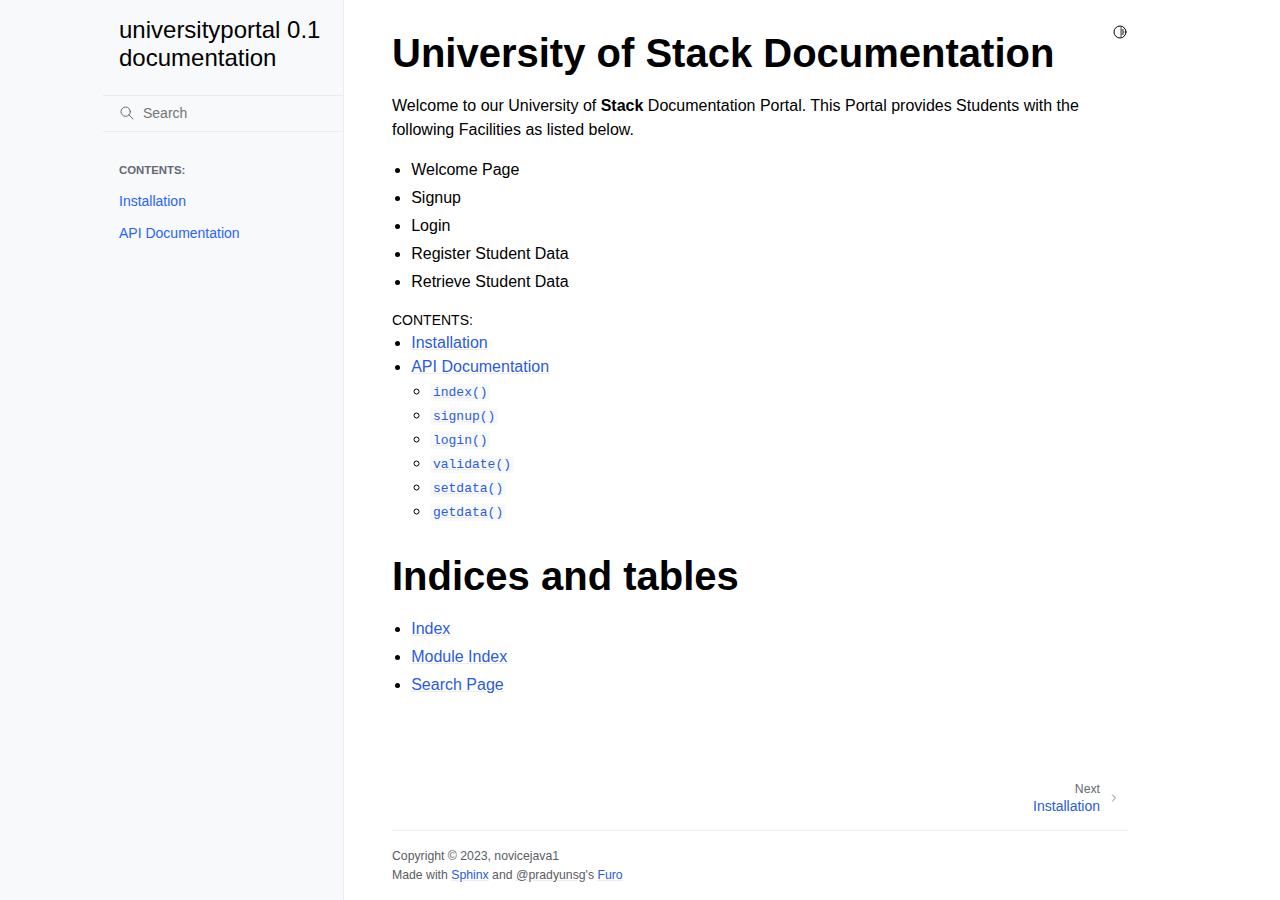
<file: index.html>
<!doctype html>
<html class="no-js" lang="en">
  <head><meta charset="utf-8"/>
    <meta name="viewport" content="width=device-width,initial-scale=1"/>
    <meta name="color-scheme" content="light dark"><meta name="viewport" content="width=device-width, initial-scale=1" />
<link rel="index" title="Index" href="genindex.html" /><link rel="search" title="Search" href="search.html" /><link rel="next" title="Installation" href="installation.html" />

    <!-- Generated with Sphinx 7.0.1 and Furo 2023.05.20 -->
        <title>universityportal 0.1 documentation</title>
      <link rel="stylesheet" type="text/css" href="_static/pygments.css" />
    <link rel="stylesheet" type="text/css" href="_static/styles/furo.css?digest=e6660623a769aa55fea372102b9bf3151b292993" />
    <link rel="stylesheet" type="text/css" href="_static/styles/furo-extensions.css?digest=30d1aed668e5c3a91c3e3bf6a60b675221979f0e" />
    
    


<style>
  body {
    --color-code-background: #f8f8f8;
  --color-code-foreground: black;
  
  }
  @media not print {
    body[data-theme="dark"] {
      --color-code-background: #202020;
  --color-code-foreground: #d0d0d0;
  
    }
    @media (prefers-color-scheme: dark) {
      body:not([data-theme="light"]) {
        --color-code-background: #202020;
  --color-code-foreground: #d0d0d0;
  
      }
    }
  }
</style></head>
  <body>
    
    <script>
      document.body.dataset.theme = localStorage.getItem("theme") || "auto";
    </script>
    

<svg xmlns="http://www.w3.org/2000/svg" style="display: none;">
  <symbol id="svg-toc" viewBox="0 0 24 24">
    <title>Contents</title>
    <svg stroke="currentColor" fill="currentColor" stroke-width="0" viewBox="0 0 1024 1024">
      <path d="M408 442h480c4.4 0 8-3.6 8-8v-56c0-4.4-3.6-8-8-8H408c-4.4 0-8 3.6-8 8v56c0 4.4 3.6 8 8 8zm-8 204c0 4.4 3.6 8 8 8h480c4.4 0 8-3.6 8-8v-56c0-4.4-3.6-8-8-8H408c-4.4 0-8 3.6-8 8v56zm504-486H120c-4.4 0-8 3.6-8 8v56c0 4.4 3.6 8 8 8h784c4.4 0 8-3.6 8-8v-56c0-4.4-3.6-8-8-8zm0 632H120c-4.4 0-8 3.6-8 8v56c0 4.4 3.6 8 8 8h784c4.4 0 8-3.6 8-8v-56c0-4.4-3.6-8-8-8zM115.4 518.9L271.7 642c5.8 4.6 14.4.5 14.4-6.9V388.9c0-7.4-8.5-11.5-14.4-6.9L115.4 505.1a8.74 8.74 0 0 0 0 13.8z"/>
    </svg>
  </symbol>
  <symbol id="svg-menu" viewBox="0 0 24 24">
    <title>Menu</title>
    <svg xmlns="http://www.w3.org/2000/svg" viewBox="0 0 24 24" fill="none" stroke="currentColor"
      stroke-width="2" stroke-linecap="round" stroke-linejoin="round" class="feather-menu">
      <line x1="3" y1="12" x2="21" y2="12"></line>
      <line x1="3" y1="6" x2="21" y2="6"></line>
      <line x1="3" y1="18" x2="21" y2="18"></line>
    </svg>
  </symbol>
  <symbol id="svg-arrow-right" viewBox="0 0 24 24">
    <title>Expand</title>
    <svg xmlns="http://www.w3.org/2000/svg" viewBox="0 0 24 24" fill="none" stroke="currentColor"
      stroke-width="2" stroke-linecap="round" stroke-linejoin="round" class="feather-chevron-right">
      <polyline points="9 18 15 12 9 6"></polyline>
    </svg>
  </symbol>
  <symbol id="svg-sun" viewBox="0 0 24 24">
    <title>Light mode</title>
    <svg xmlns="http://www.w3.org/2000/svg" viewBox="0 0 24 24" fill="none" stroke="currentColor"
      stroke-width="1.5" stroke-linecap="round" stroke-linejoin="round" class="feather-sun">
      <circle cx="12" cy="12" r="5"></circle>
      <line x1="12" y1="1" x2="12" y2="3"></line>
      <line x1="12" y1="21" x2="12" y2="23"></line>
      <line x1="4.22" y1="4.22" x2="5.64" y2="5.64"></line>
      <line x1="18.36" y1="18.36" x2="19.78" y2="19.78"></line>
      <line x1="1" y1="12" x2="3" y2="12"></line>
      <line x1="21" y1="12" x2="23" y2="12"></line>
      <line x1="4.22" y1="19.78" x2="5.64" y2="18.36"></line>
      <line x1="18.36" y1="5.64" x2="19.78" y2="4.22"></line>
    </svg>
  </symbol>
  <symbol id="svg-moon" viewBox="0 0 24 24">
    <title>Dark mode</title>
    <svg xmlns="http://www.w3.org/2000/svg" viewBox="0 0 24 24" fill="none" stroke="currentColor"
      stroke-width="1.5" stroke-linecap="round" stroke-linejoin="round" class="icon-tabler-moon">
      <path stroke="none" d="M0 0h24v24H0z" fill="none" />
      <path d="M12 3c.132 0 .263 0 .393 0a7.5 7.5 0 0 0 7.92 12.446a9 9 0 1 1 -8.313 -12.454z" />
    </svg>
  </symbol>
  <symbol id="svg-sun-half" viewBox="0 0 24 24">
    <title>Auto light/dark mode</title>
    <svg xmlns="http://www.w3.org/2000/svg" viewBox="0 0 24 24" fill="none" stroke="currentColor"
      stroke-width="1.5" stroke-linecap="round" stroke-linejoin="round" class="icon-tabler-shadow">
      <path stroke="none" d="M0 0h24v24H0z" fill="none"/>
      <circle cx="12" cy="12" r="9" />
      <path d="M13 12h5" />
      <path d="M13 15h4" />
      <path d="M13 18h1" />
      <path d="M13 9h4" />
      <path d="M13 6h1" />
    </svg>
  </symbol>
</svg>

<input type="checkbox" class="sidebar-toggle" name="__navigation" id="__navigation">
<input type="checkbox" class="sidebar-toggle" name="__toc" id="__toc">
<label class="overlay sidebar-overlay" for="__navigation">
  <div class="visually-hidden">Hide navigation sidebar</div>
</label>
<label class="overlay toc-overlay" for="__toc">
  <div class="visually-hidden">Hide table of contents sidebar</div>
</label>



<div class="page">
  <header class="mobile-header">
    <div class="header-left">
      <label class="nav-overlay-icon" for="__navigation">
        <div class="visually-hidden">Toggle site navigation sidebar</div>
        <i class="icon"><svg><use href="#svg-menu"></use></svg></i>
      </label>
    </div>
    <div class="header-center">
      <a href="#"><div class="brand">universityportal 0.1 documentation</div></a>
    </div>
    <div class="header-right">
      <div class="theme-toggle-container theme-toggle-header">
        <button class="theme-toggle">
          <div class="visually-hidden">Toggle Light / Dark / Auto color theme</div>
          <svg class="theme-icon-when-auto"><use href="#svg-sun-half"></use></svg>
          <svg class="theme-icon-when-dark"><use href="#svg-moon"></use></svg>
          <svg class="theme-icon-when-light"><use href="#svg-sun"></use></svg>
        </button>
      </div>
      <label class="toc-overlay-icon toc-header-icon no-toc" for="__toc">
        <div class="visually-hidden">Toggle table of contents sidebar</div>
        <i class="icon"><svg><use href="#svg-toc"></use></svg></i>
      </label>
    </div>
  </header>
  <aside class="sidebar-drawer">
    <div class="sidebar-container">
      
      <div class="sidebar-sticky"><a class="sidebar-brand" href="#">
  
  
  <span class="sidebar-brand-text">universityportal 0.1 documentation</span>
  
</a><form class="sidebar-search-container" method="get" action="search.html" role="search">
  <input class="sidebar-search" placeholder="Search" name="q" aria-label="Search">
  <input type="hidden" name="check_keywords" value="yes">
  <input type="hidden" name="area" value="default">
</form>
<div id="searchbox"></div><div class="sidebar-scroll"><div class="sidebar-tree">
  <p class="caption" role="heading"><span class="caption-text">Contents:</span></p>
<ul>
<li class="toctree-l1"><a class="reference internal" href="installation.html">Installation</a></li>
<li class="toctree-l1"><a class="reference internal" href="api.html">API Documentation</a></li>
</ul>

</div>
</div>

      </div>
      
    </div>
  </aside>
  <div class="main">
    <div class="content">
      <div class="article-container">
        <a href="#" class="back-to-top muted-link">
          <svg xmlns="http://www.w3.org/2000/svg" viewBox="0 0 24 24">
            <path d="M13 20h-2V8l-5.5 5.5-1.42-1.42L12 4.16l7.92 7.92-1.42 1.42L13 8v12z"></path>
          </svg>
          <span>Back to top</span>
        </a>
        <div class="content-icon-container">
          
<div class="theme-toggle-container theme-toggle-content">
            <button class="theme-toggle">
              <div class="visually-hidden">Toggle Light / Dark / Auto color theme</div>
              <svg class="theme-icon-when-auto"><use href="#svg-sun-half"></use></svg>
              <svg class="theme-icon-when-dark"><use href="#svg-moon"></use></svg>
              <svg class="theme-icon-when-light"><use href="#svg-sun"></use></svg>
            </button>
          </div>
          <label class="toc-overlay-icon toc-content-icon no-toc" for="__toc">
            <div class="visually-hidden">Toggle table of contents sidebar</div>
            <i class="icon"><svg><use href="#svg-toc"></use></svg></i>
          </label>
        </div>
        <article role="main">
          <section id="university-of-stack-documentation">
<h1>University of <strong>Stack</strong> Documentation<a class="headerlink" href="#university-of-stack-documentation" title="Permalink to this heading">#</a></h1>
<p>Welcome to our University of <strong>Stack</strong> Documentation Portal. This Portal provides Students with the following Facilities as listed below.</p>
<ul class="simple">
<li><p>Welcome Page</p></li>
<li><p>Signup</p></li>
<li><p>Login</p></li>
<li><p>Register Student Data</p></li>
<li><p>Retrieve Student Data</p></li>
</ul>
<div class="toctree-wrapper compound">
<p class="caption" role="heading"><span class="caption-text">Contents:</span></p>
<ul>
<li class="toctree-l1"><a class="reference internal" href="installation.html">Installation</a></li>
<li class="toctree-l1"><a class="reference internal" href="api.html">API Documentation</a><ul>
<li class="toctree-l2"><a class="reference internal" href="api.html#app.index"><code class="docutils literal notranslate"><span class="pre">index()</span></code></a></li>
<li class="toctree-l2"><a class="reference internal" href="api.html#app.signup"><code class="docutils literal notranslate"><span class="pre">signup()</span></code></a></li>
<li class="toctree-l2"><a class="reference internal" href="api.html#app.login"><code class="docutils literal notranslate"><span class="pre">login()</span></code></a></li>
<li class="toctree-l2"><a class="reference internal" href="api.html#app.validate"><code class="docutils literal notranslate"><span class="pre">validate()</span></code></a></li>
<li class="toctree-l2"><a class="reference internal" href="api.html#app.setdata"><code class="docutils literal notranslate"><span class="pre">setdata()</span></code></a></li>
<li class="toctree-l2"><a class="reference internal" href="api.html#app.getdata"><code class="docutils literal notranslate"><span class="pre">getdata()</span></code></a></li>
</ul>
</li>
</ul>
</div>
</section>
<section id="indices-and-tables">
<h1>Indices and tables<a class="headerlink" href="#indices-and-tables" title="Permalink to this heading">#</a></h1>
<ul class="simple">
<li><p><a class="reference internal" href="genindex.html"><span class="std std-ref">Index</span></a></p></li>
<li><p><a class="reference internal" href="py-modindex.html"><span class="std std-ref">Module Index</span></a></p></li>
<li><p><a class="reference internal" href="search.html"><span class="std std-ref">Search Page</span></a></p></li>
</ul>
</section>

        </article>
      </div>
      <footer>
        
        <div class="related-pages">
          <a class="next-page" href="installation.html">
              <div class="page-info">
                <div class="context">
                  <span>Next</span>
                </div>
                <div class="title">Installation</div>
              </div>
              <svg class="furo-related-icon"><use href="#svg-arrow-right"></use></svg>
            </a>
          
        </div>
        <div class="bottom-of-page">
          <div class="left-details">
            <div class="copyright">
                Copyright &#169; 2023, novicejava1
            </div>
            Made with <a href="https://www.sphinx-doc.org/">Sphinx</a> and <a class="muted-link" href="https://pradyunsg.me">@pradyunsg</a>'s
            
            <a href="https://github.com/pradyunsg/furo">Furo</a>
            
          </div>
          <div class="right-details">
            
          </div>
        </div>
        
      </footer>
    </div>
    <aside class="toc-drawer no-toc">
      
      
      
    </aside>
  </div>
</div><script data-url_root="./" id="documentation_options" src="_static/documentation_options.js"></script>
    <script src="_static/doctools.js"></script>
    <script src="_static/sphinx_highlight.js"></script>
    <script src="_static/scripts/furo.js"></script>
    </body>
</html>
</file>
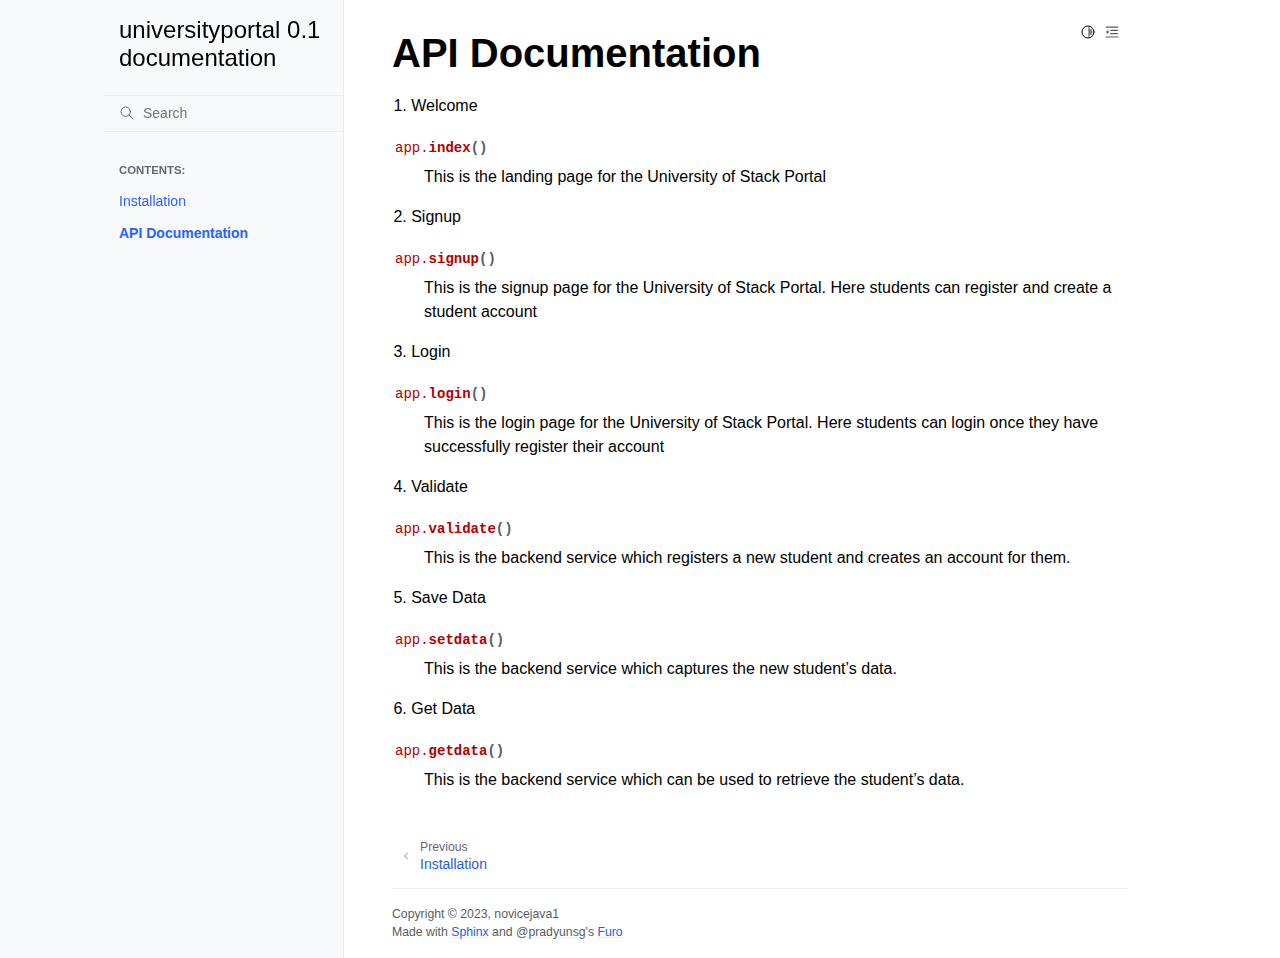
<file: api.html>
<!doctype html>
<html class="no-js" lang="en">
  <head><meta charset="utf-8"/>
    <meta name="viewport" content="width=device-width,initial-scale=1"/>
    <meta name="color-scheme" content="light dark"><meta name="viewport" content="width=device-width, initial-scale=1" />
<link rel="index" title="Index" href="genindex.html" /><link rel="search" title="Search" href="search.html" /><link rel="prev" title="Installation" href="installation.html" />

    <!-- Generated with Sphinx 7.0.1 and Furo 2023.05.20 -->
        <title>API Documentation - universityportal 0.1 documentation</title>
      <link rel="stylesheet" type="text/css" href="_static/pygments.css" />
    <link rel="stylesheet" type="text/css" href="_static/styles/furo.css?digest=e6660623a769aa55fea372102b9bf3151b292993" />
    <link rel="stylesheet" type="text/css" href="_static/styles/furo-extensions.css?digest=30d1aed668e5c3a91c3e3bf6a60b675221979f0e" />
    
    


<style>
  body {
    --color-code-background: #f8f8f8;
  --color-code-foreground: black;
  
  }
  @media not print {
    body[data-theme="dark"] {
      --color-code-background: #202020;
  --color-code-foreground: #d0d0d0;
  
    }
    @media (prefers-color-scheme: dark) {
      body:not([data-theme="light"]) {
        --color-code-background: #202020;
  --color-code-foreground: #d0d0d0;
  
      }
    }
  }
</style></head>
  <body>
    
    <script>
      document.body.dataset.theme = localStorage.getItem("theme") || "auto";
    </script>
    

<svg xmlns="http://www.w3.org/2000/svg" style="display: none;">
  <symbol id="svg-toc" viewBox="0 0 24 24">
    <title>Contents</title>
    <svg stroke="currentColor" fill="currentColor" stroke-width="0" viewBox="0 0 1024 1024">
      <path d="M408 442h480c4.4 0 8-3.6 8-8v-56c0-4.4-3.6-8-8-8H408c-4.4 0-8 3.6-8 8v56c0 4.4 3.6 8 8 8zm-8 204c0 4.4 3.6 8 8 8h480c4.4 0 8-3.6 8-8v-56c0-4.4-3.6-8-8-8H408c-4.4 0-8 3.6-8 8v56zm504-486H120c-4.4 0-8 3.6-8 8v56c0 4.4 3.6 8 8 8h784c4.4 0 8-3.6 8-8v-56c0-4.4-3.6-8-8-8zm0 632H120c-4.4 0-8 3.6-8 8v56c0 4.4 3.6 8 8 8h784c4.4 0 8-3.6 8-8v-56c0-4.4-3.6-8-8-8zM115.4 518.9L271.7 642c5.8 4.6 14.4.5 14.4-6.9V388.9c0-7.4-8.5-11.5-14.4-6.9L115.4 505.1a8.74 8.74 0 0 0 0 13.8z"/>
    </svg>
  </symbol>
  <symbol id="svg-menu" viewBox="0 0 24 24">
    <title>Menu</title>
    <svg xmlns="http://www.w3.org/2000/svg" viewBox="0 0 24 24" fill="none" stroke="currentColor"
      stroke-width="2" stroke-linecap="round" stroke-linejoin="round" class="feather-menu">
      <line x1="3" y1="12" x2="21" y2="12"></line>
      <line x1="3" y1="6" x2="21" y2="6"></line>
      <line x1="3" y1="18" x2="21" y2="18"></line>
    </svg>
  </symbol>
  <symbol id="svg-arrow-right" viewBox="0 0 24 24">
    <title>Expand</title>
    <svg xmlns="http://www.w3.org/2000/svg" viewBox="0 0 24 24" fill="none" stroke="currentColor"
      stroke-width="2" stroke-linecap="round" stroke-linejoin="round" class="feather-chevron-right">
      <polyline points="9 18 15 12 9 6"></polyline>
    </svg>
  </symbol>
  <symbol id="svg-sun" viewBox="0 0 24 24">
    <title>Light mode</title>
    <svg xmlns="http://www.w3.org/2000/svg" viewBox="0 0 24 24" fill="none" stroke="currentColor"
      stroke-width="1.5" stroke-linecap="round" stroke-linejoin="round" class="feather-sun">
      <circle cx="12" cy="12" r="5"></circle>
      <line x1="12" y1="1" x2="12" y2="3"></line>
      <line x1="12" y1="21" x2="12" y2="23"></line>
      <line x1="4.22" y1="4.22" x2="5.64" y2="5.64"></line>
      <line x1="18.36" y1="18.36" x2="19.78" y2="19.78"></line>
      <line x1="1" y1="12" x2="3" y2="12"></line>
      <line x1="21" y1="12" x2="23" y2="12"></line>
      <line x1="4.22" y1="19.78" x2="5.64" y2="18.36"></line>
      <line x1="18.36" y1="5.64" x2="19.78" y2="4.22"></line>
    </svg>
  </symbol>
  <symbol id="svg-moon" viewBox="0 0 24 24">
    <title>Dark mode</title>
    <svg xmlns="http://www.w3.org/2000/svg" viewBox="0 0 24 24" fill="none" stroke="currentColor"
      stroke-width="1.5" stroke-linecap="round" stroke-linejoin="round" class="icon-tabler-moon">
      <path stroke="none" d="M0 0h24v24H0z" fill="none" />
      <path d="M12 3c.132 0 .263 0 .393 0a7.5 7.5 0 0 0 7.92 12.446a9 9 0 1 1 -8.313 -12.454z" />
    </svg>
  </symbol>
  <symbol id="svg-sun-half" viewBox="0 0 24 24">
    <title>Auto light/dark mode</title>
    <svg xmlns="http://www.w3.org/2000/svg" viewBox="0 0 24 24" fill="none" stroke="currentColor"
      stroke-width="1.5" stroke-linecap="round" stroke-linejoin="round" class="icon-tabler-shadow">
      <path stroke="none" d="M0 0h24v24H0z" fill="none"/>
      <circle cx="12" cy="12" r="9" />
      <path d="M13 12h5" />
      <path d="M13 15h4" />
      <path d="M13 18h1" />
      <path d="M13 9h4" />
      <path d="M13 6h1" />
    </svg>
  </symbol>
</svg>

<input type="checkbox" class="sidebar-toggle" name="__navigation" id="__navigation">
<input type="checkbox" class="sidebar-toggle" name="__toc" id="__toc">
<label class="overlay sidebar-overlay" for="__navigation">
  <div class="visually-hidden">Hide navigation sidebar</div>
</label>
<label class="overlay toc-overlay" for="__toc">
  <div class="visually-hidden">Hide table of contents sidebar</div>
</label>



<div class="page">
  <header class="mobile-header">
    <div class="header-left">
      <label class="nav-overlay-icon" for="__navigation">
        <div class="visually-hidden">Toggle site navigation sidebar</div>
        <i class="icon"><svg><use href="#svg-menu"></use></svg></i>
      </label>
    </div>
    <div class="header-center">
      <a href="index.html"><div class="brand">universityportal 0.1 documentation</div></a>
    </div>
    <div class="header-right">
      <div class="theme-toggle-container theme-toggle-header">
        <button class="theme-toggle">
          <div class="visually-hidden">Toggle Light / Dark / Auto color theme</div>
          <svg class="theme-icon-when-auto"><use href="#svg-sun-half"></use></svg>
          <svg class="theme-icon-when-dark"><use href="#svg-moon"></use></svg>
          <svg class="theme-icon-when-light"><use href="#svg-sun"></use></svg>
        </button>
      </div>
      <label class="toc-overlay-icon toc-header-icon" for="__toc">
        <div class="visually-hidden">Toggle table of contents sidebar</div>
        <i class="icon"><svg><use href="#svg-toc"></use></svg></i>
      </label>
    </div>
  </header>
  <aside class="sidebar-drawer">
    <div class="sidebar-container">
      
      <div class="sidebar-sticky"><a class="sidebar-brand" href="index.html">
  
  
  <span class="sidebar-brand-text">universityportal 0.1 documentation</span>
  
</a><form class="sidebar-search-container" method="get" action="search.html" role="search">
  <input class="sidebar-search" placeholder="Search" name="q" aria-label="Search">
  <input type="hidden" name="check_keywords" value="yes">
  <input type="hidden" name="area" value="default">
</form>
<div id="searchbox"></div><div class="sidebar-scroll"><div class="sidebar-tree">
  <p class="caption" role="heading"><span class="caption-text">Contents:</span></p>
<ul class="current">
<li class="toctree-l1"><a class="reference internal" href="installation.html">Installation</a></li>
<li class="toctree-l1 current current-page"><a class="current reference internal" href="#">API Documentation</a></li>
</ul>

</div>
</div>

      </div>
      
    </div>
  </aside>
  <div class="main">
    <div class="content">
      <div class="article-container">
        <a href="#" class="back-to-top muted-link">
          <svg xmlns="http://www.w3.org/2000/svg" viewBox="0 0 24 24">
            <path d="M13 20h-2V8l-5.5 5.5-1.42-1.42L12 4.16l7.92 7.92-1.42 1.42L13 8v12z"></path>
          </svg>
          <span>Back to top</span>
        </a>
        <div class="content-icon-container">
          
<div class="theme-toggle-container theme-toggle-content">
            <button class="theme-toggle">
              <div class="visually-hidden">Toggle Light / Dark / Auto color theme</div>
              <svg class="theme-icon-when-auto"><use href="#svg-sun-half"></use></svg>
              <svg class="theme-icon-when-dark"><use href="#svg-moon"></use></svg>
              <svg class="theme-icon-when-light"><use href="#svg-sun"></use></svg>
            </button>
          </div>
          <label class="toc-overlay-icon toc-content-icon" for="__toc">
            <div class="visually-hidden">Toggle table of contents sidebar</div>
            <i class="icon"><svg><use href="#svg-toc"></use></svg></i>
          </label>
        </div>
        <article role="main">
          <section id="api-documentation">
<h1>API Documentation<a class="headerlink" href="#api-documentation" title="Permalink to this heading">#</a></h1>
<ol class="arabic simple">
<li><p>Welcome</p></li>
</ol>
<dl class="py function">
<dt class="sig sig-object py" id="app.index">
<span class="sig-prename descclassname"><span class="pre">app.</span></span><span class="sig-name descname"><span class="pre">index</span></span><span class="sig-paren">(</span><span class="sig-paren">)</span><a class="headerlink" href="#app.index" title="Permalink to this definition">#</a></dt>
<dd><p>This is the landing page for the University of Stack Portal</p>
</dd></dl>

<ol class="arabic simple" start="2">
<li><p>Signup</p></li>
</ol>
<dl class="py function">
<dt class="sig sig-object py" id="app.signup">
<span class="sig-prename descclassname"><span class="pre">app.</span></span><span class="sig-name descname"><span class="pre">signup</span></span><span class="sig-paren">(</span><span class="sig-paren">)</span><a class="headerlink" href="#app.signup" title="Permalink to this definition">#</a></dt>
<dd><p>This is the signup page for the University of Stack Portal. Here students can register and create a student account</p>
</dd></dl>

<ol class="arabic simple" start="3">
<li><p>Login</p></li>
</ol>
<dl class="py function">
<dt class="sig sig-object py" id="app.login">
<span class="sig-prename descclassname"><span class="pre">app.</span></span><span class="sig-name descname"><span class="pre">login</span></span><span class="sig-paren">(</span><span class="sig-paren">)</span><a class="headerlink" href="#app.login" title="Permalink to this definition">#</a></dt>
<dd><p>This is the login page for the University of Stack Portal. Here students can login once they have successfully register their account</p>
</dd></dl>

<ol class="arabic simple" start="4">
<li><p>Validate</p></li>
</ol>
<dl class="py function">
<dt class="sig sig-object py" id="app.validate">
<span class="sig-prename descclassname"><span class="pre">app.</span></span><span class="sig-name descname"><span class="pre">validate</span></span><span class="sig-paren">(</span><span class="sig-paren">)</span><a class="headerlink" href="#app.validate" title="Permalink to this definition">#</a></dt>
<dd><p>This is the backend service which registers a new student and creates an account for them.</p>
</dd></dl>

<ol class="arabic simple" start="5">
<li><p>Save Data</p></li>
</ol>
<dl class="py function">
<dt class="sig sig-object py" id="app.setdata">
<span class="sig-prename descclassname"><span class="pre">app.</span></span><span class="sig-name descname"><span class="pre">setdata</span></span><span class="sig-paren">(</span><span class="sig-paren">)</span><a class="headerlink" href="#app.setdata" title="Permalink to this definition">#</a></dt>
<dd><p>This is the backend service which captures the new student’s data.</p>
</dd></dl>

<ol class="arabic simple" start="6">
<li><p>Get Data</p></li>
</ol>
<dl class="py function">
<dt class="sig sig-object py" id="app.getdata">
<span class="sig-prename descclassname"><span class="pre">app.</span></span><span class="sig-name descname"><span class="pre">getdata</span></span><span class="sig-paren">(</span><span class="sig-paren">)</span><a class="headerlink" href="#app.getdata" title="Permalink to this definition">#</a></dt>
<dd><p>This is the backend service which can be used to retrieve the student’s data.</p>
</dd></dl>

</section>

        </article>
      </div>
      <footer>
        
        <div class="related-pages">
          
          <a class="prev-page" href="installation.html">
              <svg class="furo-related-icon"><use href="#svg-arrow-right"></use></svg>
              <div class="page-info">
                <div class="context">
                  <span>Previous</span>
                </div>
                
                <div class="title">Installation</div>
                
              </div>
            </a>
        </div>
        <div class="bottom-of-page">
          <div class="left-details">
            <div class="copyright">
                Copyright &#169; 2023, novicejava1
            </div>
            Made with <a href="https://www.sphinx-doc.org/">Sphinx</a> and <a class="muted-link" href="https://pradyunsg.me">@pradyunsg</a>'s
            
            <a href="https://github.com/pradyunsg/furo">Furo</a>
            
          </div>
          <div class="right-details">
            
          </div>
        </div>
        
      </footer>
    </div>
    <aside class="toc-drawer">
      
      
      <div class="toc-sticky toc-scroll">
        <div class="toc-title-container">
          <span class="toc-title">
            On this page
          </span>
        </div>
        <div class="toc-tree-container">
          <div class="toc-tree">
            <ul>
<li><a class="reference internal" href="#">API Documentation</a><ul>
<li><a class="reference internal" href="#app.index"><code class="docutils literal notranslate"><span class="pre">index()</span></code></a></li>
<li><a class="reference internal" href="#app.signup"><code class="docutils literal notranslate"><span class="pre">signup()</span></code></a></li>
<li><a class="reference internal" href="#app.login"><code class="docutils literal notranslate"><span class="pre">login()</span></code></a></li>
<li><a class="reference internal" href="#app.validate"><code class="docutils literal notranslate"><span class="pre">validate()</span></code></a></li>
<li><a class="reference internal" href="#app.setdata"><code class="docutils literal notranslate"><span class="pre">setdata()</span></code></a></li>
<li><a class="reference internal" href="#app.getdata"><code class="docutils literal notranslate"><span class="pre">getdata()</span></code></a></li>
</ul>
</li>
</ul>

          </div>
        </div>
      </div>
      
      
    </aside>
  </div>
</div><script data-url_root="./" id="documentation_options" src="_static/documentation_options.js"></script>
    <script src="_static/doctools.js"></script>
    <script src="_static/sphinx_highlight.js"></script>
    <script src="_static/scripts/furo.js"></script>
    </body>
</html>
</file>
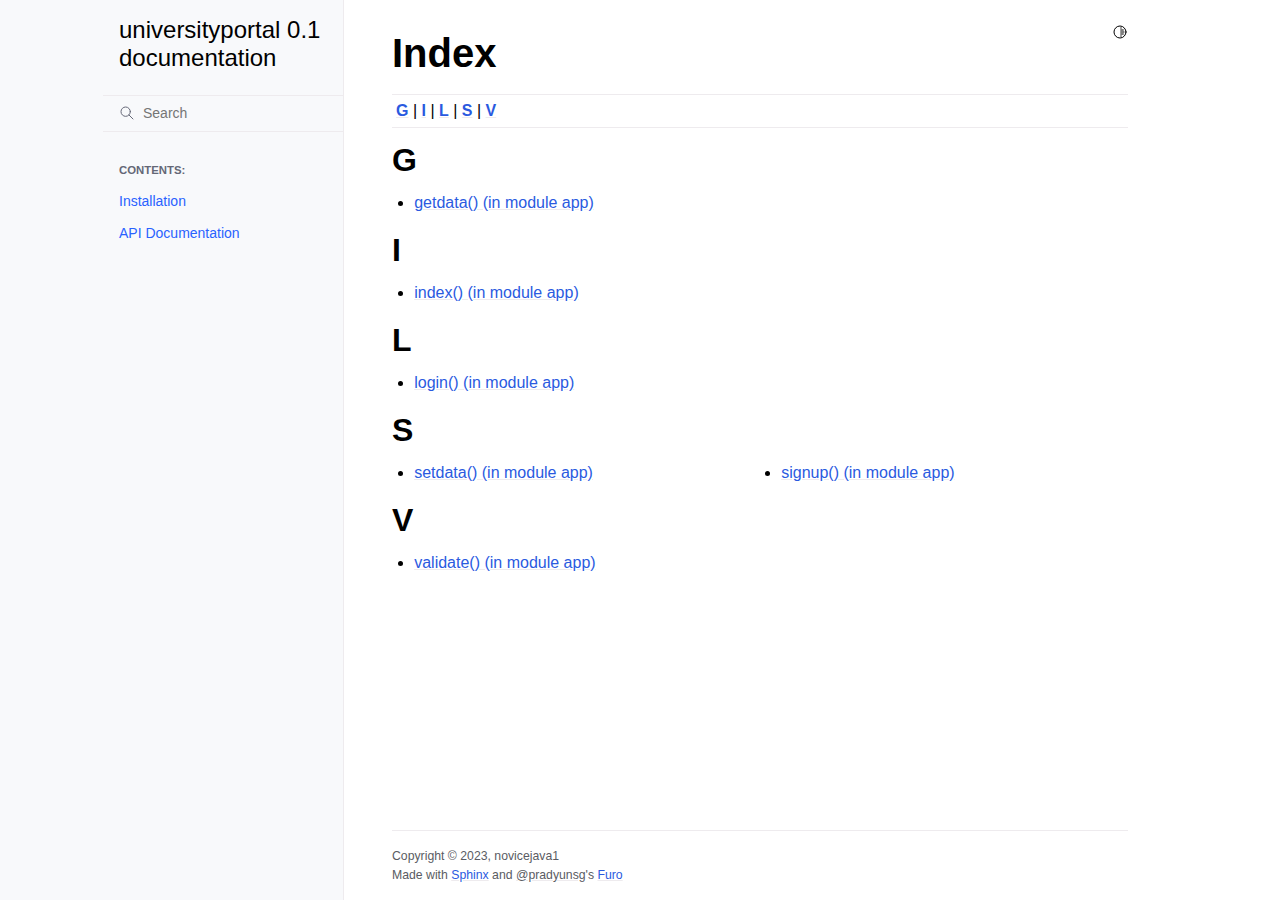
<file: genindex.html>
<!doctype html>
<html class="no-js" lang="en">
  <head><meta charset="utf-8"/>
    <meta name="viewport" content="width=device-width,initial-scale=1"/>
    <meta name="color-scheme" content="light dark"><link rel="index" title="Index" href="#" /><link rel="search" title="Search" href="search.html" />

    <!-- Generated with Sphinx 7.0.1 and Furo 2023.05.20 --><title>Index - universityportal 0.1 documentation</title>
<link rel="stylesheet" type="text/css" href="_static/pygments.css" />
    <link rel="stylesheet" type="text/css" href="_static/styles/furo.css?digest=e6660623a769aa55fea372102b9bf3151b292993" />
    <link rel="stylesheet" type="text/css" href="_static/styles/furo-extensions.css?digest=30d1aed668e5c3a91c3e3bf6a60b675221979f0e" />
    
    


<style>
  body {
    --color-code-background: #f8f8f8;
  --color-code-foreground: black;
  
  }
  @media not print {
    body[data-theme="dark"] {
      --color-code-background: #202020;
  --color-code-foreground: #d0d0d0;
  
    }
    @media (prefers-color-scheme: dark) {
      body:not([data-theme="light"]) {
        --color-code-background: #202020;
  --color-code-foreground: #d0d0d0;
  
      }
    }
  }
</style></head>
  <body>
    
    <script>
      document.body.dataset.theme = localStorage.getItem("theme") || "auto";
    </script>
    

<svg xmlns="http://www.w3.org/2000/svg" style="display: none;">
  <symbol id="svg-toc" viewBox="0 0 24 24">
    <title>Contents</title>
    <svg stroke="currentColor" fill="currentColor" stroke-width="0" viewBox="0 0 1024 1024">
      <path d="M408 442h480c4.4 0 8-3.6 8-8v-56c0-4.4-3.6-8-8-8H408c-4.4 0-8 3.6-8 8v56c0 4.4 3.6 8 8 8zm-8 204c0 4.4 3.6 8 8 8h480c4.4 0 8-3.6 8-8v-56c0-4.4-3.6-8-8-8H408c-4.4 0-8 3.6-8 8v56zm504-486H120c-4.4 0-8 3.6-8 8v56c0 4.4 3.6 8 8 8h784c4.4 0 8-3.6 8-8v-56c0-4.4-3.6-8-8-8zm0 632H120c-4.4 0-8 3.6-8 8v56c0 4.4 3.6 8 8 8h784c4.4 0 8-3.6 8-8v-56c0-4.4-3.6-8-8-8zM115.4 518.9L271.7 642c5.8 4.6 14.4.5 14.4-6.9V388.9c0-7.4-8.5-11.5-14.4-6.9L115.4 505.1a8.74 8.74 0 0 0 0 13.8z"/>
    </svg>
  </symbol>
  <symbol id="svg-menu" viewBox="0 0 24 24">
    <title>Menu</title>
    <svg xmlns="http://www.w3.org/2000/svg" viewBox="0 0 24 24" fill="none" stroke="currentColor"
      stroke-width="2" stroke-linecap="round" stroke-linejoin="round" class="feather-menu">
      <line x1="3" y1="12" x2="21" y2="12"></line>
      <line x1="3" y1="6" x2="21" y2="6"></line>
      <line x1="3" y1="18" x2="21" y2="18"></line>
    </svg>
  </symbol>
  <symbol id="svg-arrow-right" viewBox="0 0 24 24">
    <title>Expand</title>
    <svg xmlns="http://www.w3.org/2000/svg" viewBox="0 0 24 24" fill="none" stroke="currentColor"
      stroke-width="2" stroke-linecap="round" stroke-linejoin="round" class="feather-chevron-right">
      <polyline points="9 18 15 12 9 6"></polyline>
    </svg>
  </symbol>
  <symbol id="svg-sun" viewBox="0 0 24 24">
    <title>Light mode</title>
    <svg xmlns="http://www.w3.org/2000/svg" viewBox="0 0 24 24" fill="none" stroke="currentColor"
      stroke-width="1.5" stroke-linecap="round" stroke-linejoin="round" class="feather-sun">
      <circle cx="12" cy="12" r="5"></circle>
      <line x1="12" y1="1" x2="12" y2="3"></line>
      <line x1="12" y1="21" x2="12" y2="23"></line>
      <line x1="4.22" y1="4.22" x2="5.64" y2="5.64"></line>
      <line x1="18.36" y1="18.36" x2="19.78" y2="19.78"></line>
      <line x1="1" y1="12" x2="3" y2="12"></line>
      <line x1="21" y1="12" x2="23" y2="12"></line>
      <line x1="4.22" y1="19.78" x2="5.64" y2="18.36"></line>
      <line x1="18.36" y1="5.64" x2="19.78" y2="4.22"></line>
    </svg>
  </symbol>
  <symbol id="svg-moon" viewBox="0 0 24 24">
    <title>Dark mode</title>
    <svg xmlns="http://www.w3.org/2000/svg" viewBox="0 0 24 24" fill="none" stroke="currentColor"
      stroke-width="1.5" stroke-linecap="round" stroke-linejoin="round" class="icon-tabler-moon">
      <path stroke="none" d="M0 0h24v24H0z" fill="none" />
      <path d="M12 3c.132 0 .263 0 .393 0a7.5 7.5 0 0 0 7.92 12.446a9 9 0 1 1 -8.313 -12.454z" />
    </svg>
  </symbol>
  <symbol id="svg-sun-half" viewBox="0 0 24 24">
    <title>Auto light/dark mode</title>
    <svg xmlns="http://www.w3.org/2000/svg" viewBox="0 0 24 24" fill="none" stroke="currentColor"
      stroke-width="1.5" stroke-linecap="round" stroke-linejoin="round" class="icon-tabler-shadow">
      <path stroke="none" d="M0 0h24v24H0z" fill="none"/>
      <circle cx="12" cy="12" r="9" />
      <path d="M13 12h5" />
      <path d="M13 15h4" />
      <path d="M13 18h1" />
      <path d="M13 9h4" />
      <path d="M13 6h1" />
    </svg>
  </symbol>
</svg>

<input type="checkbox" class="sidebar-toggle" name="__navigation" id="__navigation">
<input type="checkbox" class="sidebar-toggle" name="__toc" id="__toc">
<label class="overlay sidebar-overlay" for="__navigation">
  <div class="visually-hidden">Hide navigation sidebar</div>
</label>
<label class="overlay toc-overlay" for="__toc">
  <div class="visually-hidden">Hide table of contents sidebar</div>
</label>



<div class="page">
  <header class="mobile-header">
    <div class="header-left">
      <label class="nav-overlay-icon" for="__navigation">
        <div class="visually-hidden">Toggle site navigation sidebar</div>
        <i class="icon"><svg><use href="#svg-menu"></use></svg></i>
      </label>
    </div>
    <div class="header-center">
      <a href="index.html"><div class="brand">universityportal 0.1 documentation</div></a>
    </div>
    <div class="header-right">
      <div class="theme-toggle-container theme-toggle-header">
        <button class="theme-toggle">
          <div class="visually-hidden">Toggle Light / Dark / Auto color theme</div>
          <svg class="theme-icon-when-auto"><use href="#svg-sun-half"></use></svg>
          <svg class="theme-icon-when-dark"><use href="#svg-moon"></use></svg>
          <svg class="theme-icon-when-light"><use href="#svg-sun"></use></svg>
        </button>
      </div>
      <label class="toc-overlay-icon toc-header-icon no-toc" for="__toc">
        <div class="visually-hidden">Toggle table of contents sidebar</div>
        <i class="icon"><svg><use href="#svg-toc"></use></svg></i>
      </label>
    </div>
  </header>
  <aside class="sidebar-drawer">
    <div class="sidebar-container">
      
      <div class="sidebar-sticky"><a class="sidebar-brand" href="index.html">
  
  
  <span class="sidebar-brand-text">universityportal 0.1 documentation</span>
  
</a><form class="sidebar-search-container" method="get" action="search.html" role="search">
  <input class="sidebar-search" placeholder="Search" name="q" aria-label="Search">
  <input type="hidden" name="check_keywords" value="yes">
  <input type="hidden" name="area" value="default">
</form>
<div id="searchbox"></div><div class="sidebar-scroll"><div class="sidebar-tree">
  <p class="caption" role="heading"><span class="caption-text">Contents:</span></p>
<ul>
<li class="toctree-l1"><a class="reference internal" href="installation.html">Installation</a></li>
<li class="toctree-l1"><a class="reference internal" href="api.html">API Documentation</a></li>
</ul>

</div>
</div>

      </div>
      
    </div>
  </aside>
  <div class="main">
    <div class="content">
      <div class="article-container">
        <a href="#" class="back-to-top muted-link">
          <svg xmlns="http://www.w3.org/2000/svg" viewBox="0 0 24 24">
            <path d="M13 20h-2V8l-5.5 5.5-1.42-1.42L12 4.16l7.92 7.92-1.42 1.42L13 8v12z"></path>
          </svg>
          <span>Back to top</span>
        </a>
        <div class="content-icon-container">
          <div class="theme-toggle-container theme-toggle-content">
            <button class="theme-toggle">
              <div class="visually-hidden">Toggle Light / Dark / Auto color theme</div>
              <svg class="theme-icon-when-auto"><use href="#svg-sun-half"></use></svg>
              <svg class="theme-icon-when-dark"><use href="#svg-moon"></use></svg>
              <svg class="theme-icon-when-light"><use href="#svg-sun"></use></svg>
            </button>
          </div>
          <label class="toc-overlay-icon toc-content-icon no-toc" for="__toc">
            <div class="visually-hidden">Toggle table of contents sidebar</div>
            <i class="icon"><svg><use href="#svg-toc"></use></svg></i>
          </label>
        </div>
        <article role="main">
          
<section class="genindex-section">
  <h1 id="index">Index</h1>
  <div class="genindex-jumpbox"><a href="#G"><strong>G</strong></a> | <a href="#I"><strong>I</strong></a> | <a href="#L"><strong>L</strong></a> | <a href="#S"><strong>S</strong></a> | <a href="#V"><strong>V</strong></a></div>
</section>
<section id="G" class="genindex-section">
  <h2>G</h2>
  <table style="width: 100%" class="indextable genindextable"><tr>
    <td style="width: 33%; vertical-align: top;"><ul>
        <li><a href="api.html#app.getdata">getdata() (in module app)</a>
</li>
    </ul></td>
  </tr></table>
</section>

<section id="I" class="genindex-section">
  <h2>I</h2>
  <table style="width: 100%" class="indextable genindextable"><tr>
    <td style="width: 33%; vertical-align: top;"><ul>
        <li><a href="api.html#app.index">index() (in module app)</a>
</li>
    </ul></td>
  </tr></table>
</section>

<section id="L" class="genindex-section">
  <h2>L</h2>
  <table style="width: 100%" class="indextable genindextable"><tr>
    <td style="width: 33%; vertical-align: top;"><ul>
        <li><a href="api.html#app.login">login() (in module app)</a>
</li>
    </ul></td>
  </tr></table>
</section>

<section id="S" class="genindex-section">
  <h2>S</h2>
  <table style="width: 100%" class="indextable genindextable"><tr>
    <td style="width: 33%; vertical-align: top;"><ul>
        <li><a href="api.html#app.setdata">setdata() (in module app)</a>
</li>
    </ul></td>
    <td style="width: 33%; vertical-align: top;"><ul>
        <li><a href="api.html#app.signup">signup() (in module app)</a>
</li>
    </ul></td>
  </tr></table>
</section>

<section id="V" class="genindex-section">
  <h2>V</h2>
  <table style="width: 100%" class="indextable genindextable"><tr>
    <td style="width: 33%; vertical-align: top;"><ul>
        <li><a href="api.html#app.validate">validate() (in module app)</a>
</li>
    </ul></td>
  </tr></table>
</section>


        </article>
      </div>
      <footer>
        
        <div class="related-pages">
          
          
        </div>
        <div class="bottom-of-page">
          <div class="left-details">
            <div class="copyright">
                Copyright &#169; 2023, novicejava1
            </div>
            Made with <a href="https://www.sphinx-doc.org/">Sphinx</a> and <a class="muted-link" href="https://pradyunsg.me">@pradyunsg</a>'s
            
            <a href="https://github.com/pradyunsg/furo">Furo</a>
            
          </div>
          <div class="right-details">
            
          </div>
        </div>
        
      </footer>
    </div>
    <aside class="toc-drawer no-toc">
      
      
      
    </aside>
  </div>
</div><script data-url_root="./" id="documentation_options" src="_static/documentation_options.js"></script>
    <script src="_static/doctools.js"></script>
    <script src="_static/sphinx_highlight.js"></script>
    <script src="_static/scripts/furo.js"></script>
    </body>
</html>
</file>
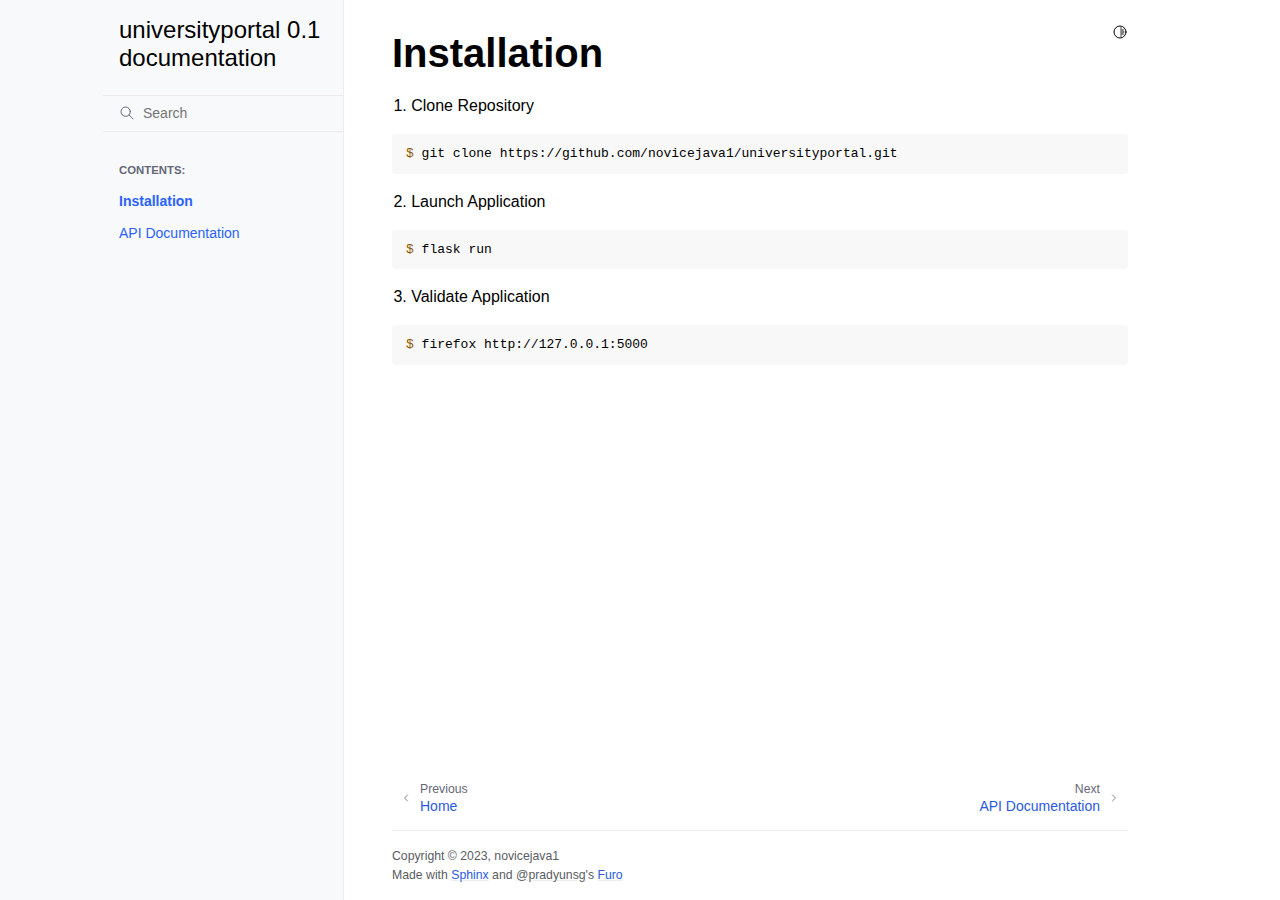
<file: installation.html>
<!doctype html>
<html class="no-js" lang="en">
  <head><meta charset="utf-8"/>
    <meta name="viewport" content="width=device-width,initial-scale=1"/>
    <meta name="color-scheme" content="light dark"><meta name="viewport" content="width=device-width, initial-scale=1" />
<link rel="index" title="Index" href="genindex.html" /><link rel="search" title="Search" href="search.html" /><link rel="next" title="API Documentation" href="api.html" /><link rel="prev" title="University of Stack Documentation" href="index.html" />

    <!-- Generated with Sphinx 7.0.1 and Furo 2023.05.20 -->
        <title>Installation - universityportal 0.1 documentation</title>
      <link rel="stylesheet" type="text/css" href="_static/pygments.css" />
    <link rel="stylesheet" type="text/css" href="_static/styles/furo.css?digest=e6660623a769aa55fea372102b9bf3151b292993" />
    <link rel="stylesheet" type="text/css" href="_static/styles/furo-extensions.css?digest=30d1aed668e5c3a91c3e3bf6a60b675221979f0e" />
    
    


<style>
  body {
    --color-code-background: #f8f8f8;
  --color-code-foreground: black;
  
  }
  @media not print {
    body[data-theme="dark"] {
      --color-code-background: #202020;
  --color-code-foreground: #d0d0d0;
  
    }
    @media (prefers-color-scheme: dark) {
      body:not([data-theme="light"]) {
        --color-code-background: #202020;
  --color-code-foreground: #d0d0d0;
  
      }
    }
  }
</style></head>
  <body>
    
    <script>
      document.body.dataset.theme = localStorage.getItem("theme") || "auto";
    </script>
    

<svg xmlns="http://www.w3.org/2000/svg" style="display: none;">
  <symbol id="svg-toc" viewBox="0 0 24 24">
    <title>Contents</title>
    <svg stroke="currentColor" fill="currentColor" stroke-width="0" viewBox="0 0 1024 1024">
      <path d="M408 442h480c4.4 0 8-3.6 8-8v-56c0-4.4-3.6-8-8-8H408c-4.4 0-8 3.6-8 8v56c0 4.4 3.6 8 8 8zm-8 204c0 4.4 3.6 8 8 8h480c4.4 0 8-3.6 8-8v-56c0-4.4-3.6-8-8-8H408c-4.4 0-8 3.6-8 8v56zm504-486H120c-4.4 0-8 3.6-8 8v56c0 4.4 3.6 8 8 8h784c4.4 0 8-3.6 8-8v-56c0-4.4-3.6-8-8-8zm0 632H120c-4.4 0-8 3.6-8 8v56c0 4.4 3.6 8 8 8h784c4.4 0 8-3.6 8-8v-56c0-4.4-3.6-8-8-8zM115.4 518.9L271.7 642c5.8 4.6 14.4.5 14.4-6.9V388.9c0-7.4-8.5-11.5-14.4-6.9L115.4 505.1a8.74 8.74 0 0 0 0 13.8z"/>
    </svg>
  </symbol>
  <symbol id="svg-menu" viewBox="0 0 24 24">
    <title>Menu</title>
    <svg xmlns="http://www.w3.org/2000/svg" viewBox="0 0 24 24" fill="none" stroke="currentColor"
      stroke-width="2" stroke-linecap="round" stroke-linejoin="round" class="feather-menu">
      <line x1="3" y1="12" x2="21" y2="12"></line>
      <line x1="3" y1="6" x2="21" y2="6"></line>
      <line x1="3" y1="18" x2="21" y2="18"></line>
    </svg>
  </symbol>
  <symbol id="svg-arrow-right" viewBox="0 0 24 24">
    <title>Expand</title>
    <svg xmlns="http://www.w3.org/2000/svg" viewBox="0 0 24 24" fill="none" stroke="currentColor"
      stroke-width="2" stroke-linecap="round" stroke-linejoin="round" class="feather-chevron-right">
      <polyline points="9 18 15 12 9 6"></polyline>
    </svg>
  </symbol>
  <symbol id="svg-sun" viewBox="0 0 24 24">
    <title>Light mode</title>
    <svg xmlns="http://www.w3.org/2000/svg" viewBox="0 0 24 24" fill="none" stroke="currentColor"
      stroke-width="1.5" stroke-linecap="round" stroke-linejoin="round" class="feather-sun">
      <circle cx="12" cy="12" r="5"></circle>
      <line x1="12" y1="1" x2="12" y2="3"></line>
      <line x1="12" y1="21" x2="12" y2="23"></line>
      <line x1="4.22" y1="4.22" x2="5.64" y2="5.64"></line>
      <line x1="18.36" y1="18.36" x2="19.78" y2="19.78"></line>
      <line x1="1" y1="12" x2="3" y2="12"></line>
      <line x1="21" y1="12" x2="23" y2="12"></line>
      <line x1="4.22" y1="19.78" x2="5.64" y2="18.36"></line>
      <line x1="18.36" y1="5.64" x2="19.78" y2="4.22"></line>
    </svg>
  </symbol>
  <symbol id="svg-moon" viewBox="0 0 24 24">
    <title>Dark mode</title>
    <svg xmlns="http://www.w3.org/2000/svg" viewBox="0 0 24 24" fill="none" stroke="currentColor"
      stroke-width="1.5" stroke-linecap="round" stroke-linejoin="round" class="icon-tabler-moon">
      <path stroke="none" d="M0 0h24v24H0z" fill="none" />
      <path d="M12 3c.132 0 .263 0 .393 0a7.5 7.5 0 0 0 7.92 12.446a9 9 0 1 1 -8.313 -12.454z" />
    </svg>
  </symbol>
  <symbol id="svg-sun-half" viewBox="0 0 24 24">
    <title>Auto light/dark mode</title>
    <svg xmlns="http://www.w3.org/2000/svg" viewBox="0 0 24 24" fill="none" stroke="currentColor"
      stroke-width="1.5" stroke-linecap="round" stroke-linejoin="round" class="icon-tabler-shadow">
      <path stroke="none" d="M0 0h24v24H0z" fill="none"/>
      <circle cx="12" cy="12" r="9" />
      <path d="M13 12h5" />
      <path d="M13 15h4" />
      <path d="M13 18h1" />
      <path d="M13 9h4" />
      <path d="M13 6h1" />
    </svg>
  </symbol>
</svg>

<input type="checkbox" class="sidebar-toggle" name="__navigation" id="__navigation">
<input type="checkbox" class="sidebar-toggle" name="__toc" id="__toc">
<label class="overlay sidebar-overlay" for="__navigation">
  <div class="visually-hidden">Hide navigation sidebar</div>
</label>
<label class="overlay toc-overlay" for="__toc">
  <div class="visually-hidden">Hide table of contents sidebar</div>
</label>



<div class="page">
  <header class="mobile-header">
    <div class="header-left">
      <label class="nav-overlay-icon" for="__navigation">
        <div class="visually-hidden">Toggle site navigation sidebar</div>
        <i class="icon"><svg><use href="#svg-menu"></use></svg></i>
      </label>
    </div>
    <div class="header-center">
      <a href="index.html"><div class="brand">universityportal 0.1 documentation</div></a>
    </div>
    <div class="header-right">
      <div class="theme-toggle-container theme-toggle-header">
        <button class="theme-toggle">
          <div class="visually-hidden">Toggle Light / Dark / Auto color theme</div>
          <svg class="theme-icon-when-auto"><use href="#svg-sun-half"></use></svg>
          <svg class="theme-icon-when-dark"><use href="#svg-moon"></use></svg>
          <svg class="theme-icon-when-light"><use href="#svg-sun"></use></svg>
        </button>
      </div>
      <label class="toc-overlay-icon toc-header-icon no-toc" for="__toc">
        <div class="visually-hidden">Toggle table of contents sidebar</div>
        <i class="icon"><svg><use href="#svg-toc"></use></svg></i>
      </label>
    </div>
  </header>
  <aside class="sidebar-drawer">
    <div class="sidebar-container">
      
      <div class="sidebar-sticky"><a class="sidebar-brand" href="index.html">
  
  
  <span class="sidebar-brand-text">universityportal 0.1 documentation</span>
  
</a><form class="sidebar-search-container" method="get" action="search.html" role="search">
  <input class="sidebar-search" placeholder="Search" name="q" aria-label="Search">
  <input type="hidden" name="check_keywords" value="yes">
  <input type="hidden" name="area" value="default">
</form>
<div id="searchbox"></div><div class="sidebar-scroll"><div class="sidebar-tree">
  <p class="caption" role="heading"><span class="caption-text">Contents:</span></p>
<ul class="current">
<li class="toctree-l1 current current-page"><a class="current reference internal" href="#">Installation</a></li>
<li class="toctree-l1"><a class="reference internal" href="api.html">API Documentation</a></li>
</ul>

</div>
</div>

      </div>
      
    </div>
  </aside>
  <div class="main">
    <div class="content">
      <div class="article-container">
        <a href="#" class="back-to-top muted-link">
          <svg xmlns="http://www.w3.org/2000/svg" viewBox="0 0 24 24">
            <path d="M13 20h-2V8l-5.5 5.5-1.42-1.42L12 4.16l7.92 7.92-1.42 1.42L13 8v12z"></path>
          </svg>
          <span>Back to top</span>
        </a>
        <div class="content-icon-container">
          
<div class="theme-toggle-container theme-toggle-content">
            <button class="theme-toggle">
              <div class="visually-hidden">Toggle Light / Dark / Auto color theme</div>
              <svg class="theme-icon-when-auto"><use href="#svg-sun-half"></use></svg>
              <svg class="theme-icon-when-dark"><use href="#svg-moon"></use></svg>
              <svg class="theme-icon-when-light"><use href="#svg-sun"></use></svg>
            </button>
          </div>
          <label class="toc-overlay-icon toc-content-icon no-toc" for="__toc">
            <div class="visually-hidden">Toggle table of contents sidebar</div>
            <i class="icon"><svg><use href="#svg-toc"></use></svg></i>
          </label>
        </div>
        <article role="main">
          <section id="installation">
<h1>Installation<a class="headerlink" href="#installation" title="Permalink to this heading">#</a></h1>
<ol class="arabic simple">
<li><p>Clone Repository</p></li>
</ol>
<div class="highlight-console notranslate"><div class="highlight"><pre><span></span><span class="gp">$ </span>git<span class="w"> </span>clone<span class="w"> </span>https://github.com/novicejava1/universityportal.git
</pre></div>
</div>
<ol class="arabic simple" start="2">
<li><p>Launch Application</p></li>
</ol>
<div class="highlight-console notranslate"><div class="highlight"><pre><span></span><span class="gp">$ </span>flask<span class="w"> </span>run
</pre></div>
</div>
<ol class="arabic simple" start="3">
<li><p>Validate Application</p></li>
</ol>
<div class="highlight-console notranslate"><div class="highlight"><pre><span></span><span class="gp">$ </span>firefox<span class="w"> </span>http://127.0.0.1:5000
</pre></div>
</div>
</section>

        </article>
      </div>
      <footer>
        
        <div class="related-pages">
          <a class="next-page" href="api.html">
              <div class="page-info">
                <div class="context">
                  <span>Next</span>
                </div>
                <div class="title">API Documentation</div>
              </div>
              <svg class="furo-related-icon"><use href="#svg-arrow-right"></use></svg>
            </a>
          <a class="prev-page" href="index.html">
              <svg class="furo-related-icon"><use href="#svg-arrow-right"></use></svg>
              <div class="page-info">
                <div class="context">
                  <span>Previous</span>
                </div>
                
                <div class="title">Home</div>
                
              </div>
            </a>
        </div>
        <div class="bottom-of-page">
          <div class="left-details">
            <div class="copyright">
                Copyright &#169; 2023, novicejava1
            </div>
            Made with <a href="https://www.sphinx-doc.org/">Sphinx</a> and <a class="muted-link" href="https://pradyunsg.me">@pradyunsg</a>'s
            
            <a href="https://github.com/pradyunsg/furo">Furo</a>
            
          </div>
          <div class="right-details">
            
          </div>
        </div>
        
      </footer>
    </div>
    <aside class="toc-drawer no-toc">
      
      
      
    </aside>
  </div>
</div><script data-url_root="./" id="documentation_options" src="_static/documentation_options.js"></script>
    <script src="_static/doctools.js"></script>
    <script src="_static/sphinx_highlight.js"></script>
    <script src="_static/scripts/furo.js"></script>
    </body>
</html>
</file>
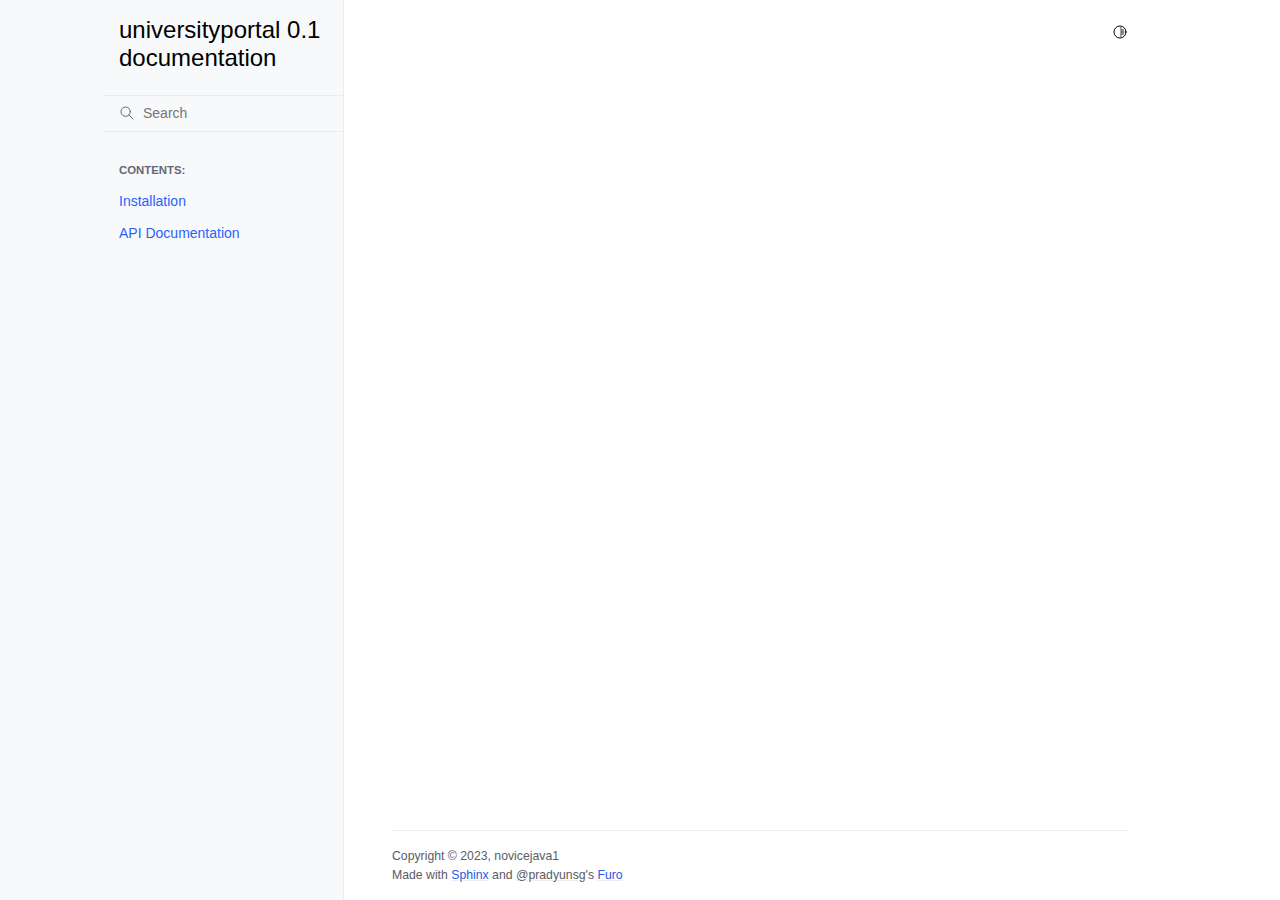
<file: search.html>
<!doctype html>
<html class="no-js" lang="en">
  <head><meta charset="utf-8"/>
    <meta name="viewport" content="width=device-width,initial-scale=1"/>
    <meta name="color-scheme" content="light dark"><link rel="index" title="Index" href="genindex.html" /><link rel="search" title="Search" href="#" />

    <!-- Generated with Sphinx 7.0.1 and Furo 2023.05.20 --><title>Search - universityportal 0.1 documentation</title><link rel="stylesheet" type="text/css" href="_static/pygments.css" />
    <link rel="stylesheet" type="text/css" href="_static/styles/furo.css?digest=e6660623a769aa55fea372102b9bf3151b292993" />
    <link rel="stylesheet" type="text/css" href="_static/styles/furo-extensions.css?digest=30d1aed668e5c3a91c3e3bf6a60b675221979f0e" />
    
    


<style>
  body {
    --color-code-background: #f8f8f8;
  --color-code-foreground: black;
  
  }
  @media not print {
    body[data-theme="dark"] {
      --color-code-background: #202020;
  --color-code-foreground: #d0d0d0;
  
    }
    @media (prefers-color-scheme: dark) {
      body:not([data-theme="light"]) {
        --color-code-background: #202020;
  --color-code-foreground: #d0d0d0;
  
      }
    }
  }
</style></head>
  <body>
    
    <script>
      document.body.dataset.theme = localStorage.getItem("theme") || "auto";
    </script>
    

<svg xmlns="http://www.w3.org/2000/svg" style="display: none;">
  <symbol id="svg-toc" viewBox="0 0 24 24">
    <title>Contents</title>
    <svg stroke="currentColor" fill="currentColor" stroke-width="0" viewBox="0 0 1024 1024">
      <path d="M408 442h480c4.4 0 8-3.6 8-8v-56c0-4.4-3.6-8-8-8H408c-4.4 0-8 3.6-8 8v56c0 4.4 3.6 8 8 8zm-8 204c0 4.4 3.6 8 8 8h480c4.4 0 8-3.6 8-8v-56c0-4.4-3.6-8-8-8H408c-4.4 0-8 3.6-8 8v56zm504-486H120c-4.4 0-8 3.6-8 8v56c0 4.4 3.6 8 8 8h784c4.4 0 8-3.6 8-8v-56c0-4.4-3.6-8-8-8zm0 632H120c-4.4 0-8 3.6-8 8v56c0 4.4 3.6 8 8 8h784c4.4 0 8-3.6 8-8v-56c0-4.4-3.6-8-8-8zM115.4 518.9L271.7 642c5.8 4.6 14.4.5 14.4-6.9V388.9c0-7.4-8.5-11.5-14.4-6.9L115.4 505.1a8.74 8.74 0 0 0 0 13.8z"/>
    </svg>
  </symbol>
  <symbol id="svg-menu" viewBox="0 0 24 24">
    <title>Menu</title>
    <svg xmlns="http://www.w3.org/2000/svg" viewBox="0 0 24 24" fill="none" stroke="currentColor"
      stroke-width="2" stroke-linecap="round" stroke-linejoin="round" class="feather-menu">
      <line x1="3" y1="12" x2="21" y2="12"></line>
      <line x1="3" y1="6" x2="21" y2="6"></line>
      <line x1="3" y1="18" x2="21" y2="18"></line>
    </svg>
  </symbol>
  <symbol id="svg-arrow-right" viewBox="0 0 24 24">
    <title>Expand</title>
    <svg xmlns="http://www.w3.org/2000/svg" viewBox="0 0 24 24" fill="none" stroke="currentColor"
      stroke-width="2" stroke-linecap="round" stroke-linejoin="round" class="feather-chevron-right">
      <polyline points="9 18 15 12 9 6"></polyline>
    </svg>
  </symbol>
  <symbol id="svg-sun" viewBox="0 0 24 24">
    <title>Light mode</title>
    <svg xmlns="http://www.w3.org/2000/svg" viewBox="0 0 24 24" fill="none" stroke="currentColor"
      stroke-width="1.5" stroke-linecap="round" stroke-linejoin="round" class="feather-sun">
      <circle cx="12" cy="12" r="5"></circle>
      <line x1="12" y1="1" x2="12" y2="3"></line>
      <line x1="12" y1="21" x2="12" y2="23"></line>
      <line x1="4.22" y1="4.22" x2="5.64" y2="5.64"></line>
      <line x1="18.36" y1="18.36" x2="19.78" y2="19.78"></line>
      <line x1="1" y1="12" x2="3" y2="12"></line>
      <line x1="21" y1="12" x2="23" y2="12"></line>
      <line x1="4.22" y1="19.78" x2="5.64" y2="18.36"></line>
      <line x1="18.36" y1="5.64" x2="19.78" y2="4.22"></line>
    </svg>
  </symbol>
  <symbol id="svg-moon" viewBox="0 0 24 24">
    <title>Dark mode</title>
    <svg xmlns="http://www.w3.org/2000/svg" viewBox="0 0 24 24" fill="none" stroke="currentColor"
      stroke-width="1.5" stroke-linecap="round" stroke-linejoin="round" class="icon-tabler-moon">
      <path stroke="none" d="M0 0h24v24H0z" fill="none" />
      <path d="M12 3c.132 0 .263 0 .393 0a7.5 7.5 0 0 0 7.92 12.446a9 9 0 1 1 -8.313 -12.454z" />
    </svg>
  </symbol>
  <symbol id="svg-sun-half" viewBox="0 0 24 24">
    <title>Auto light/dark mode</title>
    <svg xmlns="http://www.w3.org/2000/svg" viewBox="0 0 24 24" fill="none" stroke="currentColor"
      stroke-width="1.5" stroke-linecap="round" stroke-linejoin="round" class="icon-tabler-shadow">
      <path stroke="none" d="M0 0h24v24H0z" fill="none"/>
      <circle cx="12" cy="12" r="9" />
      <path d="M13 12h5" />
      <path d="M13 15h4" />
      <path d="M13 18h1" />
      <path d="M13 9h4" />
      <path d="M13 6h1" />
    </svg>
  </symbol>
</svg>

<input type="checkbox" class="sidebar-toggle" name="__navigation" id="__navigation">
<input type="checkbox" class="sidebar-toggle" name="__toc" id="__toc">
<label class="overlay sidebar-overlay" for="__navigation">
  <div class="visually-hidden">Hide navigation sidebar</div>
</label>
<label class="overlay toc-overlay" for="__toc">
  <div class="visually-hidden">Hide table of contents sidebar</div>
</label>



<div class="page">
  <header class="mobile-header">
    <div class="header-left">
      <label class="nav-overlay-icon" for="__navigation">
        <div class="visually-hidden">Toggle site navigation sidebar</div>
        <i class="icon"><svg><use href="#svg-menu"></use></svg></i>
      </label>
    </div>
    <div class="header-center">
      <a href="index.html"><div class="brand">universityportal 0.1 documentation</div></a>
    </div>
    <div class="header-right">
      <div class="theme-toggle-container theme-toggle-header">
        <button class="theme-toggle">
          <div class="visually-hidden">Toggle Light / Dark / Auto color theme</div>
          <svg class="theme-icon-when-auto"><use href="#svg-sun-half"></use></svg>
          <svg class="theme-icon-when-dark"><use href="#svg-moon"></use></svg>
          <svg class="theme-icon-when-light"><use href="#svg-sun"></use></svg>
        </button>
      </div>
      <label class="toc-overlay-icon toc-header-icon no-toc" for="__toc">
        <div class="visually-hidden">Toggle table of contents sidebar</div>
        <i class="icon"><svg><use href="#svg-toc"></use></svg></i>
      </label>
    </div>
  </header>
  <aside class="sidebar-drawer">
    <div class="sidebar-container">
      
      <div class="sidebar-sticky"><a class="sidebar-brand" href="index.html">
  
  
  <span class="sidebar-brand-text">universityportal 0.1 documentation</span>
  
</a><form class="sidebar-search-container" method="get" action="#" role="search">
  <input class="sidebar-search" placeholder="Search" name="q" aria-label="Search">
  <input type="hidden" name="check_keywords" value="yes">
  <input type="hidden" name="area" value="default">
</form>
<div id="searchbox"></div><div class="sidebar-scroll"><div class="sidebar-tree">
  <p class="caption" role="heading"><span class="caption-text">Contents:</span></p>
<ul>
<li class="toctree-l1"><a class="reference internal" href="installation.html">Installation</a></li>
<li class="toctree-l1"><a class="reference internal" href="api.html">API Documentation</a></li>
</ul>

</div>
</div>

      </div>
      
    </div>
  </aside>
  <div class="main">
    <div class="content">
      <div class="article-container">
        <a href="#" class="back-to-top muted-link">
          <svg xmlns="http://www.w3.org/2000/svg" viewBox="0 0 24 24">
            <path d="M13 20h-2V8l-5.5 5.5-1.42-1.42L12 4.16l7.92 7.92-1.42 1.42L13 8v12z"></path>
          </svg>
          <span>Back to top</span>
        </a>
        <div class="content-icon-container">
          <div class="theme-toggle-container theme-toggle-content">
            <button class="theme-toggle">
              <div class="visually-hidden">Toggle Light / Dark / Auto color theme</div>
              <svg class="theme-icon-when-auto"><use href="#svg-sun-half"></use></svg>
              <svg class="theme-icon-when-dark"><use href="#svg-moon"></use></svg>
              <svg class="theme-icon-when-light"><use href="#svg-sun"></use></svg>
            </button>
          </div>
          <label class="toc-overlay-icon toc-content-icon no-toc" for="__toc">
            <div class="visually-hidden">Toggle table of contents sidebar</div>
            <i class="icon"><svg><use href="#svg-toc"></use></svg></i>
          </label>
        </div>
        <article role="main">
          
<noscript>
<div class="admonition error">
  <p class="admonition-title">Error</p>
  <p>
    Please activate JavaScript to enable the search functionality.
  </p>
</div>
</noscript>

<div id="search-results"></div>

        </article>
      </div>
      <footer>
        
        <div class="related-pages">
          
          
        </div>
        <div class="bottom-of-page">
          <div class="left-details">
            <div class="copyright">
                Copyright &#169; 2023, novicejava1
            </div>
            Made with <a href="https://www.sphinx-doc.org/">Sphinx</a> and <a class="muted-link" href="https://pradyunsg.me">@pradyunsg</a>'s
            
            <a href="https://github.com/pradyunsg/furo">Furo</a>
            
          </div>
          <div class="right-details">
            
          </div>
        </div>
        
      </footer>
    </div>
    <aside class="toc-drawer no-toc">
      
      
      
    </aside>
  </div>
</div><script data-url_root="./" id="documentation_options" src="_static/documentation_options.js"></script>
    <script src="_static/doctools.js"></script>
    <script src="_static/sphinx_highlight.js"></script>
    <script src="_static/scripts/furo.js"></script>
    
<script src="_static/searchtools.js"></script>
<script src="_static/language_data.js"></script>
<script src="searchindex.js"></script></body>
</html>
</file>
<file: _static/pygments.css>
.highlight pre { line-height: 125%; }
.highlight td.linenos .normal { color: inherit; background-color: transparent; padding-left: 5px; padding-right: 5px; }
.highlight span.linenos { color: inherit; background-color: transparent; padding-left: 5px; padding-right: 5px; }
.highlight td.linenos .special { color: #000000; background-color: #ffffc0; padding-left: 5px; padding-right: 5px; }
.highlight span.linenos.special { color: #000000; background-color: #ffffc0; padding-left: 5px; padding-right: 5px; }
.highlight .hll { background-color: #ffffcc }
.highlight { background: #f8f8f8; }
.highlight .c { color: #8f5902; font-style: italic } /* Comment */
.highlight .err { color: #a40000; border: 1px solid #ef2929 } /* Error */
.highlight .g { color: #000000 } /* Generic */
.highlight .k { color: #204a87; font-weight: bold } /* Keyword */
.highlight .l { color: #000000 } /* Literal */
.highlight .n { color: #000000 } /* Name */
.highlight .o { color: #ce5c00; font-weight: bold } /* Operator */
.highlight .x { color: #000000 } /* Other */
.highlight .p { color: #000000; font-weight: bold } /* Punctuation */
.highlight .ch { color: #8f5902; font-style: italic } /* Comment.Hashbang */
.highlight .cm { color: #8f5902; font-style: italic } /* Comment.Multiline */
.highlight .cp { color: #8f5902; font-style: italic } /* Comment.Preproc */
.highlight .cpf { color: #8f5902; font-style: italic } /* Comment.PreprocFile */
.highlight .c1 { color: #8f5902; font-style: italic } /* Comment.Single */
.highlight .cs { color: #8f5902; font-style: italic } /* Comment.Special */
.highlight .gd { color: #a40000 } /* Generic.Deleted */
.highlight .ge { color: #000000; font-style: italic } /* Generic.Emph */
.highlight .gr { color: #ef2929 } /* Generic.Error */
.highlight .gh { color: #000080; font-weight: bold } /* Generic.Heading */
.highlight .gi { color: #00A000 } /* Generic.Inserted */
.highlight .go { color: #000000; font-style: italic } /* Generic.Output */
.highlight .gp { color: #8f5902 } /* Generic.Prompt */
.highlight .gs { color: #000000; font-weight: bold } /* Generic.Strong */
.highlight .gu { color: #800080; font-weight: bold } /* Generic.Subheading */
.highlight .gt { color: #a40000; font-weight: bold } /* Generic.Traceback */
.highlight .kc { color: #204a87; font-weight: bold } /* Keyword.Constant */
.highlight .kd { color: #204a87; font-weight: bold } /* Keyword.Declaration */
.highlight .kn { color: #204a87; font-weight: bold } /* Keyword.Namespace */
.highlight .kp { color: #204a87; font-weight: bold } /* Keyword.Pseudo */
.highlight .kr { color: #204a87; font-weight: bold } /* Keyword.Reserved */
.highlight .kt { color: #204a87; font-weight: bold } /* Keyword.Type */
.highlight .ld { color: #000000 } /* Literal.Date */
.highlight .m { color: #0000cf; font-weight: bold } /* Literal.Number */
.highlight .s { color: #4e9a06 } /* Literal.String */
.highlight .na { color: #c4a000 } /* Name.Attribute */
.highlight .nb { color: #204a87 } /* Name.Builtin */
.highlight .nc { color: #000000 } /* Name.Class */
.highlight .no { color: #000000 } /* Name.Constant */
.highlight .nd { color: #5c35cc; font-weight: bold } /* Name.Decorator */
.highlight .ni { color: #ce5c00 } /* Name.Entity */
.highlight .ne { color: #cc0000; font-weight: bold } /* Name.Exception */
.highlight .nf { color: #000000 } /* Name.Function */
.highlight .nl { color: #f57900 } /* Name.Label */
.highlight .nn { color: #000000 } /* Name.Namespace */
.highlight .nx { color: #000000 } /* Name.Other */
.highlight .py { color: #000000 } /* Name.Property */
.highlight .nt { color: #204a87; font-weight: bold } /* Name.Tag */
.highlight .nv { color: #000000 } /* Name.Variable */
.highlight .ow { color: #204a87; font-weight: bold } /* Operator.Word */
.highlight .pm { color: #000000; font-weight: bold } /* Punctuation.Marker */
.highlight .w { color: #f8f8f8 } /* Text.Whitespace */
.highlight .mb { color: #0000cf; font-weight: bold } /* Literal.Number.Bin */
.highlight .mf { color: #0000cf; font-weight: bold } /* Literal.Number.Float */
.highlight .mh { color: #0000cf; font-weight: bold } /* Literal.Number.Hex */
.highlight .mi { color: #0000cf; font-weight: bold } /* Literal.Number.Integer */
.highlight .mo { color: #0000cf; font-weight: bold } /* Literal.Number.Oct */
.highlight .sa { color: #4e9a06 } /* Literal.String.Affix */
.highlight .sb { color: #4e9a06 } /* Literal.String.Backtick */
.highlight .sc { color: #4e9a06 } /* Literal.String.Char */
.highlight .dl { color: #4e9a06 } /* Literal.String.Delimiter */
.highlight .sd { color: #8f5902; font-style: italic } /* Literal.String.Doc */
.highlight .s2 { color: #4e9a06 } /* Literal.String.Double */
.highlight .se { color: #4e9a06 } /* Literal.String.Escape */
.highlight .sh { color: #4e9a06 } /* Literal.String.Heredoc */
.highlight .si { color: #4e9a06 } /* Literal.String.Interpol */
.highlight .sx { color: #4e9a06 } /* Literal.String.Other */
.highlight .sr { color: #4e9a06 } /* Literal.String.Regex */
.highlight .s1 { color: #4e9a06 } /* Literal.String.Single */
.highlight .ss { color: #4e9a06 } /* Literal.String.Symbol */
.highlight .bp { color: #3465a4 } /* Name.Builtin.Pseudo */
.highlight .fm { color: #000000 } /* Name.Function.Magic */
.highlight .vc { color: #000000 } /* Name.Variable.Class */
.highlight .vg { color: #000000 } /* Name.Variable.Global */
.highlight .vi { color: #000000 } /* Name.Variable.Instance */
.highlight .vm { color: #000000 } /* Name.Variable.Magic */
.highlight .il { color: #0000cf; font-weight: bold } /* Literal.Number.Integer.Long */
@media not print {
body[data-theme="dark"] .highlight pre { line-height: 125%; }
body[data-theme="dark"] .highlight td.linenos .normal { color: #aaaaaa; background-color: transparent; padding-left: 5px; padding-right: 5px; }
body[data-theme="dark"] .highlight span.linenos { color: #aaaaaa; background-color: transparent; padding-left: 5px; padding-right: 5px; }
body[data-theme="dark"] .highlight td.linenos .special { color: #000000; background-color: #ffffc0; padding-left: 5px; padding-right: 5px; }
body[data-theme="dark"] .highlight span.linenos.special { color: #000000; background-color: #ffffc0; padding-left: 5px; padding-right: 5px; }
body[data-theme="dark"] .highlight .hll { background-color: #404040 }
body[data-theme="dark"] .highlight { background: #202020; color: #d0d0d0 }
body[data-theme="dark"] .highlight .c { color: #ababab; font-style: italic } /* Comment */
body[data-theme="dark"] .highlight .err { color: #a61717; background-color: #e3d2d2 } /* Error */
body[data-theme="dark"] .highlight .esc { color: #d0d0d0 } /* Escape */
body[data-theme="dark"] .highlight .g { color: #d0d0d0 } /* Generic */
body[data-theme="dark"] .highlight .k { color: #6ebf26; font-weight: bold } /* Keyword */
body[data-theme="dark"] .highlight .l { color: #d0d0d0 } /* Literal */
body[data-theme="dark"] .highlight .n { color: #d0d0d0 } /* Name */
body[data-theme="dark"] .highlight .o { color: #d0d0d0 } /* Operator */
body[data-theme="dark"] .highlight .x { color: #d0d0d0 } /* Other */
body[data-theme="dark"] .highlight .p { color: #d0d0d0 } /* Punctuation */
body[data-theme="dark"] .highlight .ch { color: #ababab; font-style: italic } /* Comment.Hashbang */
body[data-theme="dark"] .highlight .cm { color: #ababab; font-style: italic } /* Comment.Multiline */
body[data-theme="dark"] .highlight .cp { color: #ff3a3a; font-weight: bold } /* Comment.Preproc */
body[data-theme="dark"] .highlight .cpf { color: #ababab; font-style: italic } /* Comment.PreprocFile */
body[data-theme="dark"] .highlight .c1 { color: #ababab; font-style: italic } /* Comment.Single */
body[data-theme="dark"] .highlight .cs { color: #e50808; font-weight: bold; background-color: #520000 } /* Comment.Special */
body[data-theme="dark"] .highlight .gd { color: #d22323 } /* Generic.Deleted */
body[data-theme="dark"] .highlight .ge { color: #d0d0d0; font-style: italic } /* Generic.Emph */
body[data-theme="dark"] .highlight .gr { color: #d22323 } /* Generic.Error */
body[data-theme="dark"] .highlight .gh { color: #ffffff; font-weight: bold } /* Generic.Heading */
body[data-theme="dark"] .highlight .gi { color: #589819 } /* Generic.Inserted */
body[data-theme="dark"] .highlight .go { color: #cccccc } /* Generic.Output */
body[data-theme="dark"] .highlight .gp { color: #aaaaaa } /* Generic.Prompt */
body[data-theme="dark"] .highlight .gs { color: #d0d0d0; font-weight: bold } /* Generic.Strong */
body[data-theme="dark"] .highlight .gu { color: #ffffff; text-decoration: underline } /* Generic.Subheading */
body[data-theme="dark"] .highlight .gt { color: #d22323 } /* Generic.Traceback */
body[data-theme="dark"] .highlight .kc { color: #6ebf26; font-weight: bold } /* Keyword.Constant */
body[data-theme="dark"] .highlight .kd { color: #6ebf26; font-weight: bold } /* Keyword.Declaration */
body[data-theme="dark"] .highlight .kn { color: #6ebf26; font-weight: bold } /* Keyword.Namespace */
body[data-theme="dark"] .highlight .kp { color: #6ebf26 } /* Keyword.Pseudo */
body[data-theme="dark"] .highlight .kr { color: #6ebf26; font-weight: bold } /* Keyword.Reserved */
body[data-theme="dark"] .highlight .kt { color: #6ebf26; font-weight: bold } /* Keyword.Type */
body[data-theme="dark"] .highlight .ld { color: #d0d0d0 } /* Literal.Date */
body[data-theme="dark"] .highlight .m { color: #51b2fd } /* Literal.Number */
body[data-theme="dark"] .highlight .s { color: #ed9d13 } /* Literal.String */
body[data-theme="dark"] .highlight .na { color: #bbbbbb } /* Name.Attribute */
body[data-theme="dark"] .highlight .nb { color: #2fbccd } /* Name.Builtin */
body[data-theme="dark"] .highlight .nc { color: #71adff; text-decoration: underline } /* Name.Class */
body[data-theme="dark"] .highlight .no { color: #40ffff } /* Name.Constant */
body[data-theme="dark"] .highlight .nd { color: #ffa500 } /* Name.Decorator */
body[data-theme="dark"] .highlight .ni { color: #d0d0d0 } /* Name.Entity */
body[data-theme="dark"] .highlight .ne { color: #bbbbbb } /* Name.Exception */
body[data-theme="dark"] .highlight .nf { color: #71adff } /* Name.Function */
body[data-theme="dark"] .highlight .nl { color: #d0d0d0 } /* Name.Label */
body[data-theme="dark"] .highlight .nn { color: #71adff; text-decoration: underline } /* Name.Namespace */
body[data-theme="dark"] .highlight .nx { color: #d0d0d0 } /* Name.Other */
body[data-theme="dark"] .highlight .py { color: #d0d0d0 } /* Name.Property */
body[data-theme="dark"] .highlight .nt { color: #6ebf26; font-weight: bold } /* Name.Tag */
body[data-theme="dark"] .highlight .nv { color: #40ffff } /* Name.Variable */
body[data-theme="dark"] .highlight .ow { color: #6ebf26; font-weight: bold } /* Operator.Word */
body[data-theme="dark"] .highlight .pm { color: #d0d0d0 } /* Punctuation.Marker */
body[data-theme="dark"] .highlight .w { color: #666666 } /* Text.Whitespace */
body[data-theme="dark"] .highlight .mb { color: #51b2fd } /* Literal.Number.Bin */
body[data-theme="dark"] .highlight .mf { color: #51b2fd } /* Literal.Number.Float */
body[data-theme="dark"] .highlight .mh { color: #51b2fd } /* Literal.Number.Hex */
body[data-theme="dark"] .highlight .mi { color: #51b2fd } /* Literal.Number.Integer */
body[data-theme="dark"] .highlight .mo { color: #51b2fd } /* Literal.Number.Oct */
body[data-theme="dark"] .highlight .sa { color: #ed9d13 } /* Literal.String.Affix */
body[data-theme="dark"] .highlight .sb { color: #ed9d13 } /* Literal.String.Backtick */
body[data-theme="dark"] .highlight .sc { color: #ed9d13 } /* Literal.String.Char */
body[data-theme="dark"] .highlight .dl { color: #ed9d13 } /* Literal.String.Delimiter */
body[data-theme="dark"] .highlight .sd { color: #ed9d13 } /* Literal.String.Doc */
body[data-theme="dark"] .highlight .s2 { color: #ed9d13 } /* Literal.String.Double */
body[data-theme="dark"] .highlight .se { color: #ed9d13 } /* Literal.String.Escape */
body[data-theme="dark"] .highlight .sh { color: #ed9d13 } /* Literal.String.Heredoc */
body[data-theme="dark"] .highlight .si { color: #ed9d13 } /* Literal.String.Interpol */
body[data-theme="dark"] .highlight .sx { color: #ffa500 } /* Literal.String.Other */
body[data-theme="dark"] .highlight .sr { color: #ed9d13 } /* Literal.String.Regex */
body[data-theme="dark"] .highlight .s1 { color: #ed9d13 } /* Literal.String.Single */
body[data-theme="dark"] .highlight .ss { color: #ed9d13 } /* Literal.String.Symbol */
body[data-theme="dark"] .highlight .bp { color: #2fbccd } /* Name.Builtin.Pseudo */
body[data-theme="dark"] .highlight .fm { color: #71adff } /* Name.Function.Magic */
body[data-theme="dark"] .highlight .vc { color: #40ffff } /* Name.Variable.Class */
body[data-theme="dark"] .highlight .vg { color: #40ffff } /* Name.Variable.Global */
body[data-theme="dark"] .highlight .vi { color: #40ffff } /* Name.Variable.Instance */
body[data-theme="dark"] .highlight .vm { color: #40ffff } /* Name.Variable.Magic */
body[data-theme="dark"] .highlight .il { color: #51b2fd } /* Literal.Number.Integer.Long */
@media (prefers-color-scheme: dark) {
body:not([data-theme="light"]) .highlight pre { line-height: 125%; }
body:not([data-theme="light"]) .highlight td.linenos .normal { color: #aaaaaa; background-color: transparent; padding-left: 5px; padding-right: 5px; }
body:not([data-theme="light"]) .highlight span.linenos { color: #aaaaaa; background-color: transparent; padding-left: 5px; padding-right: 5px; }
body:not([data-theme="light"]) .highlight td.linenos .special { color: #000000; background-color: #ffffc0; padding-left: 5px; padding-right: 5px; }
body:not([data-theme="light"]) .highlight span.linenos.special { color: #000000; background-color: #ffffc0; padding-left: 5px; padding-right: 5px; }
body:not([data-theme="light"]) .highlight .hll { background-color: #404040 }
body:not([data-theme="light"]) .highlight { background: #202020; color: #d0d0d0 }
body:not([data-theme="light"]) .highlight .c { color: #ababab; font-style: italic } /* Comment */
body:not([data-theme="light"]) .highlight .err { color: #a61717; background-color: #e3d2d2 } /* Error */
body:not([data-theme="light"]) .highlight .esc { color: #d0d0d0 } /* Escape */
body:not([data-theme="light"]) .highlight .g { color: #d0d0d0 } /* Generic */
body:not([data-theme="light"]) .highlight .k { color: #6ebf26; font-weight: bold } /* Keyword */
body:not([data-theme="light"]) .highlight .l { color: #d0d0d0 } /* Literal */
body:not([data-theme="light"]) .highlight .n { color: #d0d0d0 } /* Name */
body:not([data-theme="light"]) .highlight .o { color: #d0d0d0 } /* Operator */
body:not([data-theme="light"]) .highlight .x { color: #d0d0d0 } /* Other */
body:not([data-theme="light"]) .highlight .p { color: #d0d0d0 } /* Punctuation */
body:not([data-theme="light"]) .highlight .ch { color: #ababab; font-style: italic } /* Comment.Hashbang */
body:not([data-theme="light"]) .highlight .cm { color: #ababab; font-style: italic } /* Comment.Multiline */
body:not([data-theme="light"]) .highlight .cp { color: #ff3a3a; font-weight: bold } /* Comment.Preproc */
body:not([data-theme="light"]) .highlight .cpf { color: #ababab; font-style: italic } /* Comment.PreprocFile */
body:not([data-theme="light"]) .highlight .c1 { color: #ababab; font-style: italic } /* Comment.Single */
body:not([data-theme="light"]) .highlight .cs { color: #e50808; font-weight: bold; background-color: #520000 } /* Comment.Special */
body:not([data-theme="light"]) .highlight .gd { color: #d22323 } /* Generic.Deleted */
body:not([data-theme="light"]) .highlight .ge { color: #d0d0d0; font-style: italic } /* Generic.Emph */
body:not([data-theme="light"]) .highlight .gr { color: #d22323 } /* Generic.Error */
body:not([data-theme="light"]) .highlight .gh { color: #ffffff; font-weight: bold } /* Generic.Heading */
body:not([data-theme="light"]) .highlight .gi { color: #589819 } /* Generic.Inserted */
body:not([data-theme="light"]) .highlight .go { color: #cccccc } /* Generic.Output */
body:not([data-theme="light"]) .highlight .gp { color: #aaaaaa } /* Generic.Prompt */
body:not([data-theme="light"]) .highlight .gs { color: #d0d0d0; font-weight: bold } /* Generic.Strong */
body:not([data-theme="light"]) .highlight .gu { color: #ffffff; text-decoration: underline } /* Generic.Subheading */
body:not([data-theme="light"]) .highlight .gt { color: #d22323 } /* Generic.Traceback */
body:not([data-theme="light"]) .highlight .kc { color: #6ebf26; font-weight: bold } /* Keyword.Constant */
body:not([data-theme="light"]) .highlight .kd { color: #6ebf26; font-weight: bold } /* Keyword.Declaration */
body:not([data-theme="light"]) .highlight .kn { color: #6ebf26; font-weight: bold } /* Keyword.Namespace */
body:not([data-theme="light"]) .highlight .kp { color: #6ebf26 } /* Keyword.Pseudo */
body:not([data-theme="light"]) .highlight .kr { color: #6ebf26; font-weight: bold } /* Keyword.Reserved */
body:not([data-theme="light"]) .highlight .kt { color: #6ebf26; font-weight: bold } /* Keyword.Type */
body:not([data-theme="light"]) .highlight .ld { color: #d0d0d0 } /* Literal.Date */
body:not([data-theme="light"]) .highlight .m { color: #51b2fd } /* Literal.Number */
body:not([data-theme="light"]) .highlight .s { color: #ed9d13 } /* Literal.String */
body:not([data-theme="light"]) .highlight .na { color: #bbbbbb } /* Name.Attribute */
body:not([data-theme="light"]) .highlight .nb { color: #2fbccd } /* Name.Builtin */
body:not([data-theme="light"]) .highlight .nc { color: #71adff; text-decoration: underline } /* Name.Class */
body:not([data-theme="light"]) .highlight .no { color: #40ffff } /* Name.Constant */
body:not([data-theme="light"]) .highlight .nd { color: #ffa500 } /* Name.Decorator */
body:not([data-theme="light"]) .highlight .ni { color: #d0d0d0 } /* Name.Entity */
body:not([data-theme="light"]) .highlight .ne { color: #bbbbbb } /* Name.Exception */
body:not([data-theme="light"]) .highlight .nf { color: #71adff } /* Name.Function */
body:not([data-theme="light"]) .highlight .nl { color: #d0d0d0 } /* Name.Label */
body:not([data-theme="light"]) .highlight .nn { color: #71adff; text-decoration: underline } /* Name.Namespace */
body:not([data-theme="light"]) .highlight .nx { color: #d0d0d0 } /* Name.Other */
body:not([data-theme="light"]) .highlight .py { color: #d0d0d0 } /* Name.Property */
body:not([data-theme="light"]) .highlight .nt { color: #6ebf26; font-weight: bold } /* Name.Tag */
body:not([data-theme="light"]) .highlight .nv { color: #40ffff } /* Name.Variable */
body:not([data-theme="light"]) .highlight .ow { color: #6ebf26; font-weight: bold } /* Operator.Word */
body:not([data-theme="light"]) .highlight .pm { color: #d0d0d0 } /* Punctuation.Marker */
body:not([data-theme="light"]) .highlight .w { color: #666666 } /* Text.Whitespace */
body:not([data-theme="light"]) .highlight .mb { color: #51b2fd } /* Literal.Number.Bin */
body:not([data-theme="light"]) .highlight .mf { color: #51b2fd } /* Literal.Number.Float */
body:not([data-theme="light"]) .highlight .mh { color: #51b2fd } /* Literal.Number.Hex */
body:not([data-theme="light"]) .highlight .mi { color: #51b2fd } /* Literal.Number.Integer */
body:not([data-theme="light"]) .highlight .mo { color: #51b2fd } /* Literal.Number.Oct */
body:not([data-theme="light"]) .highlight .sa { color: #ed9d13 } /* Literal.String.Affix */
body:not([data-theme="light"]) .highlight .sb { color: #ed9d13 } /* Literal.String.Backtick */
body:not([data-theme="light"]) .highlight .sc { color: #ed9d13 } /* Literal.String.Char */
body:not([data-theme="light"]) .highlight .dl { color: #ed9d13 } /* Literal.String.Delimiter */
body:not([data-theme="light"]) .highlight .sd { color: #ed9d13 } /* Literal.String.Doc */
body:not([data-theme="light"]) .highlight .s2 { color: #ed9d13 } /* Literal.String.Double */
body:not([data-theme="light"]) .highlight .se { color: #ed9d13 } /* Literal.String.Escape */
body:not([data-theme="light"]) .highlight .sh { color: #ed9d13 } /* Literal.String.Heredoc */
body:not([data-theme="light"]) .highlight .si { color: #ed9d13 } /* Literal.String.Interpol */
body:not([data-theme="light"]) .highlight .sx { color: #ffa500 } /* Literal.String.Other */
body:not([data-theme="light"]) .highlight .sr { color: #ed9d13 } /* Literal.String.Regex */
body:not([data-theme="light"]) .highlight .s1 { color: #ed9d13 } /* Literal.String.Single */
body:not([data-theme="light"]) .highlight .ss { color: #ed9d13 } /* Literal.String.Symbol */
body:not([data-theme="light"]) .highlight .bp { color: #2fbccd } /* Name.Builtin.Pseudo */
body:not([data-theme="light"]) .highlight .fm { color: #71adff } /* Name.Function.Magic */
body:not([data-theme="light"]) .highlight .vc { color: #40ffff } /* Name.Variable.Class */
body:not([data-theme="light"]) .highlight .vg { color: #40ffff } /* Name.Variable.Global */
body:not([data-theme="light"]) .highlight .vi { color: #40ffff } /* Name.Variable.Instance */
body:not([data-theme="light"]) .highlight .vm { color: #40ffff } /* Name.Variable.Magic */
body:not([data-theme="light"]) .highlight .il { color: #51b2fd } /* Literal.Number.Integer.Long */
}
}
</file>
<file: _static/styles/furo-extensions.css>
#furo-sidebar-ad-placement{padding:var(--sidebar-item-spacing-vertical) var(--sidebar-item-spacing-horizontal)}#furo-sidebar-ad-placement .ethical-sidebar{background:var(--color-background-secondary);border:none;box-shadow:none}#furo-sidebar-ad-placement .ethical-sidebar:hover{background:var(--color-background-hover)}#furo-sidebar-ad-placement .ethical-sidebar a{color:var(--color-foreground-primary)}#furo-sidebar-ad-placement .ethical-callout a{color:var(--color-foreground-secondary)!important}#furo-readthedocs-versions{background:transparent;display:block;position:static;width:100%}#furo-readthedocs-versions .rst-versions{background:#1a1c1e}#furo-readthedocs-versions .rst-current-version{background:var(--color-sidebar-item-background);cursor:unset}#furo-readthedocs-versions .rst-current-version:hover{background:var(--color-sidebar-item-background)}#furo-readthedocs-versions .rst-current-version .fa-book{color:var(--color-foreground-primary)}#furo-readthedocs-versions>.rst-other-versions{padding:0}#furo-readthedocs-versions>.rst-other-versions small{opacity:1}#furo-readthedocs-versions .injected .rst-versions{position:unset}#furo-readthedocs-versions:focus-within,#furo-readthedocs-versions:hover{box-shadow:0 0 0 1px var(--color-sidebar-background-border)}#furo-readthedocs-versions:focus-within .rst-current-version,#furo-readthedocs-versions:hover .rst-current-version{background:#1a1c1e;font-size:inherit;height:auto;line-height:inherit;padding:12px;text-align:right}#furo-readthedocs-versions:focus-within .rst-current-version .fa-book,#furo-readthedocs-versions:hover .rst-current-version .fa-book{color:#fff;float:left}#furo-readthedocs-versions:focus-within .fa-caret-down,#furo-readthedocs-versions:hover .fa-caret-down{display:none}#furo-readthedocs-versions:focus-within .injected,#furo-readthedocs-versions:focus-within .rst-current-version,#furo-readthedocs-versions:focus-within .rst-other-versions,#furo-readthedocs-versions:hover .injected,#furo-readthedocs-versions:hover .rst-current-version,#furo-readthedocs-versions:hover .rst-other-versions{display:block}#furo-readthedocs-versions:focus-within>.rst-current-version,#furo-readthedocs-versions:hover>.rst-current-version{display:none}.highlight:hover button.copybtn{color:var(--color-code-foreground)}.highlight button.copybtn{align-items:center;background-color:var(--color-code-background);border:none;color:var(--color-background-item);cursor:pointer;height:1.25em;opacity:1;right:.5rem;top:.625rem;transition:color .3s,opacity .3s;width:1.25em}.highlight button.copybtn:hover{background-color:var(--color-code-background);color:var(--color-brand-content)}.highlight button.copybtn:after{background-color:transparent;color:var(--color-code-foreground);display:none}.highlight button.copybtn.success{color:#22863a;transition:color 0ms}.highlight button.copybtn.success:after{display:block}.highlight button.copybtn svg{padding:0}body{--sd-color-primary:var(--color-brand-primary);--sd-color-primary-highlight:var(--color-brand-content);--sd-color-primary-text:var(--color-background-primary);--sd-color-shadow:rgba(0,0,0,.05);--sd-color-card-border:var(--color-card-border);--sd-color-card-border-hover:var(--color-brand-content);--sd-color-card-background:var(--color-card-background);--sd-color-card-text:var(--color-foreground-primary);--sd-color-card-header:var(--color-card-marginals-background);--sd-color-card-footer:var(--color-card-marginals-background);--sd-color-tabs-label-active:var(--color-brand-content);--sd-color-tabs-label-hover:var(--color-foreground-muted);--sd-color-tabs-label-inactive:var(--color-foreground-muted);--sd-color-tabs-underline-active:var(--color-brand-content);--sd-color-tabs-underline-hover:var(--color-foreground-border);--sd-color-tabs-underline-inactive:var(--color-background-border);--sd-color-tabs-overline:var(--color-background-border);--sd-color-tabs-underline:var(--color-background-border)}.sd-tab-content{box-shadow:0 -2px var(--sd-color-tabs-overline),0 1px var(--sd-color-tabs-underline)}.sd-card{box-shadow:0 .1rem .25rem var(--sd-color-shadow),0 0 .0625rem rgba(0,0,0,.1)}.sd-shadow-sm{box-shadow:0 .1rem .25rem var(--sd-color-shadow),0 0 .0625rem rgba(0,0,0,.1)!important}.sd-shadow-md{box-shadow:0 .3rem .75rem var(--sd-color-shadow),0 0 .0625rem rgba(0,0,0,.1)!important}.sd-shadow-lg{box-shadow:0 .6rem 1.5rem var(--sd-color-shadow),0 0 .0625rem rgba(0,0,0,.1)!important}.sd-card-hover:hover{transform:none}.sd-cards-carousel{gap:.25rem;padding:.25rem}body{--tabs--label-text:var(--color-foreground-muted);--tabs--label-text--hover:var(--color-foreground-muted);--tabs--label-text--active:var(--color-brand-content);--tabs--label-text--active--hover:var(--color-brand-content);--tabs--label-background:transparent;--tabs--label-background--hover:transparent;--tabs--label-background--active:transparent;--tabs--label-background--active--hover:transparent;--tabs--padding-x:0.25em;--tabs--margin-x:1em;--tabs--border:var(--color-background-border);--tabs--label-border:transparent;--tabs--label-border--hover:var(--color-foreground-muted);--tabs--label-border--active:var(--color-brand-content);--tabs--label-border--active--hover:var(--color-brand-content)}[role=main] .container{max-width:none;padding-left:0;padding-right:0}.shadow.docutils{border:none;box-shadow:0 .2rem .5rem rgba(0,0,0,.05),0 0 .0625rem rgba(0,0,0,.1)!important}.sphinx-bs .card{background-color:var(--color-background-secondary);color:var(--color-foreground)}
/*# sourceMappingURL=furo-extensions.css.map*/
</file>
<file: _static/styles/furo.css>
/*! normalize.css v8.0.1 | MIT License | github.com/necolas/normalize.css */html{-webkit-text-size-adjust:100%;line-height:1.15}body{margin:0}main{display:block}h1{font-size:2em;margin:.67em 0}hr{box-sizing:content-box;height:0;overflow:visible}pre{font-family:monospace,monospace;font-size:1em}a{background-color:transparent}abbr[title]{border-bottom:none;text-decoration:underline;text-decoration:underline dotted}b,strong{font-weight:bolder}code,kbd,samp{font-family:monospace,monospace;font-size:1em}sub,sup{font-size:75%;line-height:0;position:relative;vertical-align:baseline}sub{bottom:-.25em}sup{top:-.5em}img{border-style:none}button,input,optgroup,select,textarea{font-family:inherit;font-size:100%;line-height:1.15;margin:0}button,input{overflow:visible}button,select{text-transform:none}[type=button],[type=reset],[type=submit],button{-webkit-appearance:button}[type=button]::-moz-focus-inner,[type=reset]::-moz-focus-inner,[type=submit]::-moz-focus-inner,button::-moz-focus-inner{border-style:none;padding:0}[type=button]:-moz-focusring,[type=reset]:-moz-focusring,[type=submit]:-moz-focusring,button:-moz-focusring{outline:1px dotted ButtonText}fieldset{padding:.35em .75em .625em}legend{box-sizing:border-box;color:inherit;display:table;max-width:100%;padding:0;white-space:normal}progress{vertical-align:baseline}textarea{overflow:auto}[type=checkbox],[type=radio]{box-sizing:border-box;padding:0}[type=number]::-webkit-inner-spin-button,[type=number]::-webkit-outer-spin-button{height:auto}[type=search]{-webkit-appearance:textfield;outline-offset:-2px}[type=search]::-webkit-search-decoration{-webkit-appearance:none}::-webkit-file-upload-button{-webkit-appearance:button;font:inherit}details{display:block}summary{display:list-item}[hidden],template{display:none}@media print{.content-icon-container,.headerlink,.mobile-header,.related-pages{display:none!important}.highlight{border:.1pt solid var(--color-foreground-border)}a,blockquote,dl,ol,pre,table,ul{page-break-inside:avoid}caption,figure,h1,h2,h3,h4,h5,h6,img{page-break-after:avoid;page-break-inside:avoid}dl,ol,ul{page-break-before:avoid}}.visually-hidden{clip:rect(0,0,0,0)!important;border:0!important;height:1px!important;margin:-1px!important;overflow:hidden!important;padding:0!important;position:absolute!important;white-space:nowrap!important;width:1px!important}:-moz-focusring{outline:auto}body{--font-stack:-apple-system,BlinkMacSystemFont,Segoe UI,Helvetica,Arial,sans-serif,Apple Color Emoji,Segoe UI Emoji;--font-stack--monospace:"SFMono-Regular",Menlo,Consolas,Monaco,Liberation Mono,Lucida Console,monospace;--font-size--normal:100%;--font-size--small:87.5%;--font-size--small--2:81.25%;--font-size--small--3:75%;--font-size--small--4:62.5%;--sidebar-caption-font-size:var(--font-size--small--2);--sidebar-item-font-size:var(--font-size--small);--sidebar-search-input-font-size:var(--font-size--small);--toc-font-size:var(--font-size--small--3);--toc-font-size--mobile:var(--font-size--normal);--toc-title-font-size:var(--font-size--small--4);--admonition-font-size:0.8125rem;--admonition-title-font-size:0.8125rem;--code-font-size:var(--font-size--small--2);--api-font-size:var(--font-size--small);--header-height:calc(var(--sidebar-item-line-height) + var(--sidebar-item-spacing-vertical)*4);--header-padding:0.5rem;--sidebar-tree-space-above:1.5rem;--sidebar-caption-space-above:1rem;--sidebar-item-line-height:1rem;--sidebar-item-spacing-vertical:0.5rem;--sidebar-item-spacing-horizontal:1rem;--sidebar-item-height:calc(var(--sidebar-item-line-height) + var(--sidebar-item-spacing-vertical)*2);--sidebar-expander-width:var(--sidebar-item-height);--sidebar-search-space-above:0.5rem;--sidebar-search-input-spacing-vertical:0.5rem;--sidebar-search-input-spacing-horizontal:0.5rem;--sidebar-search-input-height:1rem;--sidebar-search-icon-size:var(--sidebar-search-input-height);--toc-title-padding:0.25rem 0;--toc-spacing-vertical:1.5rem;--toc-spacing-horizontal:1.5rem;--toc-item-spacing-vertical:0.4rem;--toc-item-spacing-horizontal:1rem;--icon-search:url('data:image/svg+xml;charset=utf-8,<svg xmlns="http://www.w3.org/2000/svg" viewBox="0 0 24 24" stroke-width="1.5" stroke="currentColor" fill="none" stroke-linecap="round" stroke-linejoin="round"><path d="M0 0h24v24H0z" stroke="none"/><circle cx="10" cy="10" r="7"/><path d="m21 21-6-6"/></svg>');--icon-pencil:url('data:image/svg+xml;charset=utf-8,<svg xmlns="http://www.w3.org/2000/svg" viewBox="0 0 24 24"><path d="M20.71 7.04c.39-.39.39-1.04 0-1.41l-2.34-2.34c-.37-.39-1.02-.39-1.41 0l-1.84 1.83 3.75 3.75M3 17.25V21h3.75L17.81 9.93l-3.75-3.75L3 17.25z"/></svg>');--icon-abstract:url('data:image/svg+xml;charset=utf-8,<svg xmlns="http://www.w3.org/2000/svg" viewBox="0 0 24 24"><path d="M4 5h16v2H4V5m0 4h16v2H4V9m0 4h16v2H4v-2m0 4h10v2H4v-2z"/></svg>');--icon-info:url('data:image/svg+xml;charset=utf-8,<svg xmlns="http://www.w3.org/2000/svg" viewBox="0 0 24 24"><path d="M13 9h-2V7h2m0 10h-2v-6h2m-1-9A10 10 0 0 0 2 12a10 10 0 0 0 10 10 10 10 0 0 0 10-10A10 10 0 0 0 12 2z"/></svg>');--icon-flame:url('data:image/svg+xml;charset=utf-8,<svg xmlns="http://www.w3.org/2000/svg" viewBox="0 0 24 24"><path d="M17.55 11.2c-.23-.3-.5-.56-.76-.82-.65-.6-1.4-1.03-2.03-1.66C13.3 7.26 13 4.85 13.91 3c-.91.23-1.75.75-2.45 1.32-2.54 2.08-3.54 5.75-2.34 8.9.04.1.08.2.08.33 0 .22-.15.42-.35.5-.22.1-.46.04-.64-.12a.83.83 0 0 1-.15-.17c-1.1-1.43-1.28-3.48-.53-5.12C5.89 10 5 12.3 5.14 14.47c.04.5.1 1 .27 1.5.14.6.4 1.2.72 1.73 1.04 1.73 2.87 2.97 4.84 3.22 2.1.27 4.35-.12 5.96-1.6 1.8-1.66 2.45-4.32 1.5-6.6l-.13-.26c-.2-.46-.47-.87-.8-1.25l.05-.01m-3.1 6.3c-.28.24-.73.5-1.08.6-1.1.4-2.2-.16-2.87-.82 1.19-.28 1.89-1.16 2.09-2.05.17-.8-.14-1.46-.27-2.23-.12-.74-.1-1.37.18-2.06.17.38.37.76.6 1.06.76 1 1.95 1.44 2.2 2.8.04.14.06.28.06.43.03.82-.32 1.72-.92 2.27h.01z"/></svg>');--icon-question:url('data:image/svg+xml;charset=utf-8,<svg xmlns="http://www.w3.org/2000/svg" viewBox="0 0 24 24"><path d="m15.07 11.25-.9.92C13.45 12.89 13 13.5 13 15h-2v-.5c0-1.11.45-2.11 1.17-2.83l1.24-1.26c.37-.36.59-.86.59-1.41a2 2 0 0 0-2-2 2 2 0 0 0-2 2H8a4 4 0 0 1 4-4 4 4 0 0 1 4 4 3.2 3.2 0 0 1-.93 2.25M13 19h-2v-2h2M12 2A10 10 0 0 0 2 12a10 10 0 0 0 10 10 10 10 0 0 0 10-10c0-5.53-4.5-10-10-10z"/></svg>');--icon-warning:url('data:image/svg+xml;charset=utf-8,<svg xmlns="http://www.w3.org/2000/svg" viewBox="0 0 24 24"><path d="M13 14h-2v-4h2m0 8h-2v-2h2M1 21h22L12 2 1 21z"/></svg>');--icon-failure:url('data:image/svg+xml;charset=utf-8,<svg xmlns="http://www.w3.org/2000/svg" viewBox="0 0 24 24"><path d="M12 2c5.53 0 10 4.47 10 10s-4.47 10-10 10S2 17.53 2 12 6.47 2 12 2m3.59 5L12 10.59 8.41 7 7 8.41 10.59 12 7 15.59 8.41 17 12 13.41 15.59 17 17 15.59 13.41 12 17 8.41 15.59 7z"/></svg>');--icon-spark:url('data:image/svg+xml;charset=utf-8,<svg xmlns="http://www.w3.org/2000/svg" viewBox="0 0 24 24"><path d="m11.5 20 4.86-9.73H13V4l-5 9.73h3.5V20M12 2c2.75 0 5.1 1 7.05 2.95C21 6.9 22 9.25 22 12s-1 5.1-2.95 7.05C17.1 21 14.75 22 12 22s-5.1-1-7.05-2.95C3 17.1 2 14.75 2 12s1-5.1 2.95-7.05C6.9 3 9.25 2 12 2z"/></svg>');--color-admonition-title--caution:#ff9100;--color-admonition-title-background--caution:rgba(255,145,0,.2);--color-admonition-title--warning:#ff9100;--color-admonition-title-background--warning:rgba(255,145,0,.2);--color-admonition-title--danger:#ff5252;--color-admonition-title-background--danger:rgba(255,82,82,.2);--color-admonition-title--attention:#ff5252;--color-admonition-title-background--attention:rgba(255,82,82,.2);--color-admonition-title--error:#ff5252;--color-admonition-title-background--error:rgba(255,82,82,.2);--color-admonition-title--hint:#00c852;--color-admonition-title-background--hint:rgba(0,200,82,.2);--color-admonition-title--tip:#00c852;--color-admonition-title-background--tip:rgba(0,200,82,.2);--color-admonition-title--important:#00bfa5;--color-admonition-title-background--important:rgba(0,191,165,.2);--color-admonition-title--note:#00b0ff;--color-admonition-title-background--note:rgba(0,176,255,.2);--color-admonition-title--seealso:#448aff;--color-admonition-title-background--seealso:rgba(68,138,255,.2);--color-admonition-title--admonition-todo:grey;--color-admonition-title-background--admonition-todo:hsla(0,0%,50%,.2);--color-admonition-title:#651fff;--color-admonition-title-background:rgba(101,31,255,.2);--icon-admonition-default:var(--icon-abstract);--color-topic-title:#14b8a6;--color-topic-title-background:rgba(20,184,166,.2);--icon-topic-default:var(--icon-pencil);--color-problematic:#b30000;--color-foreground-primary:#000;--color-foreground-secondary:#5a5c63;--color-foreground-muted:#646776;--color-foreground-border:#878787;--color-background-primary:#fff;--color-background-secondary:#f8f9fb;--color-background-hover:#efeff4;--color-background-hover--transparent:#efeff400;--color-background-border:#eeebee;--color-background-item:#ccc;--color-announcement-background:#000000dd;--color-announcement-text:#eeebee;--color-brand-primary:#2962ff;--color-brand-content:#2a5adf;--color-api-background:var(--color-background-hover--transparent);--color-api-background-hover:var(--color-background-hover);--color-api-overall:var(--color-foreground-secondary);--color-api-name:var(--color-problematic);--color-api-pre-name:var(--color-problematic);--color-api-paren:var(--color-foreground-secondary);--color-api-keyword:var(--color-foreground-primary);--color-highlight-on-target:#ffc;--color-inline-code-background:var(--color-background-secondary);--color-highlighted-background:#def;--color-highlighted-text:var(--color-foreground-primary);--color-guilabel-background:#ddeeff80;--color-guilabel-border:#bedaf580;--color-guilabel-text:var(--color-foreground-primary);--color-admonition-background:transparent;--color-table-header-background:var(--color-background-secondary);--color-table-border:var(--color-background-border);--color-card-border:var(--color-background-secondary);--color-card-background:transparent;--color-card-marginals-background:var(--color-background-secondary);--color-header-background:var(--color-background-primary);--color-header-border:var(--color-background-border);--color-header-text:var(--color-foreground-primary);--color-sidebar-background:var(--color-background-secondary);--color-sidebar-background-border:var(--color-background-border);--color-sidebar-brand-text:var(--color-foreground-primary);--color-sidebar-caption-text:var(--color-foreground-muted);--color-sidebar-link-text:var(--color-foreground-secondary);--color-sidebar-link-text--top-level:var(--color-brand-primary);--color-sidebar-item-background:var(--color-sidebar-background);--color-sidebar-item-background--current:var( --color-sidebar-item-background );--color-sidebar-item-background--hover:linear-gradient(90deg,var(--color-background-hover--transparent) 0%,var(--color-background-hover) var(--sidebar-item-spacing-horizontal),var(--color-background-hover) 100%);--color-sidebar-item-expander-background:transparent;--color-sidebar-item-expander-background--hover:var( --color-background-hover );--color-sidebar-search-text:var(--color-foreground-primary);--color-sidebar-search-background:var(--color-background-secondary);--color-sidebar-search-background--focus:var(--color-background-primary);--color-sidebar-search-border:var(--color-background-border);--color-sidebar-search-icon:var(--color-foreground-muted);--color-toc-background:var(--color-background-primary);--color-toc-title-text:var(--color-foreground-muted);--color-toc-item-text:var(--color-foreground-secondary);--color-toc-item-text--hover:var(--color-foreground-primary);--color-toc-item-text--active:var(--color-brand-primary);--color-content-foreground:var(--color-foreground-primary);--color-content-background:transparent;--color-link:var(--color-brand-content);--color-link--hover:var(--color-brand-content);--color-link-underline:var(--color-background-border);--color-link-underline--hover:var(--color-foreground-border)}.only-light{display:block!important}html body .only-dark{display:none!important}@media not print{body[data-theme=dark]{--color-problematic:#ee5151;--color-foreground-primary:#ffffffcc;--color-foreground-secondary:#9ca0a5;--color-foreground-muted:#81868d;--color-foreground-border:#666;--color-background-primary:#131416;--color-background-secondary:#1a1c1e;--color-background-hover:#1e2124;--color-background-hover--transparent:#1e212400;--color-background-border:#303335;--color-background-item:#444;--color-announcement-background:#000000dd;--color-announcement-text:#eeebee;--color-brand-primary:#2b8cee;--color-brand-content:#368ce2;--color-highlighted-background:#083563;--color-guilabel-background:#08356380;--color-guilabel-border:#13395f80;--color-api-keyword:var(--color-foreground-secondary);--color-highlight-on-target:#330;--color-admonition-background:#18181a;--color-card-border:var(--color-background-secondary);--color-card-background:#18181a;--color-card-marginals-background:var(--color-background-hover)}html body[data-theme=dark] .only-light{display:none!important}body[data-theme=dark] .only-dark{display:block!important}@media(prefers-color-scheme:dark){body:not([data-theme=light]){--color-problematic:#ee5151;--color-foreground-primary:#ffffffcc;--color-foreground-secondary:#9ca0a5;--color-foreground-muted:#81868d;--color-foreground-border:#666;--color-background-primary:#131416;--color-background-secondary:#1a1c1e;--color-background-hover:#1e2124;--color-background-hover--transparent:#1e212400;--color-background-border:#303335;--color-background-item:#444;--color-announcement-background:#000000dd;--color-announcement-text:#eeebee;--color-brand-primary:#2b8cee;--color-brand-content:#368ce2;--color-highlighted-background:#083563;--color-guilabel-background:#08356380;--color-guilabel-border:#13395f80;--color-api-keyword:var(--color-foreground-secondary);--color-highlight-on-target:#330;--color-admonition-background:#18181a;--color-card-border:var(--color-background-secondary);--color-card-background:#18181a;--color-card-marginals-background:var(--color-background-hover)}html body:not([data-theme=light]) .only-light{display:none!important}body:not([data-theme=light]) .only-dark{display:block!important}}}body[data-theme=auto] .theme-toggle svg.theme-icon-when-auto,body[data-theme=dark] .theme-toggle svg.theme-icon-when-dark,body[data-theme=light] .theme-toggle svg.theme-icon-when-light{display:block}body{font-family:var(--font-stack)}code,kbd,pre,samp{font-family:var(--font-stack--monospace)}body{-webkit-font-smoothing:antialiased;-moz-osx-font-smoothing:grayscale}article{line-height:1.5}h1,h2,h3,h4,h5,h6{border-radius:.5rem;font-weight:700;line-height:1.25;margin:.5rem -.5rem;padding-left:.5rem;padding-right:.5rem}h1+p,h2+p,h3+p,h4+p,h5+p,h6+p{margin-top:0}h1{font-size:2.5em;margin-bottom:1rem}h1,h2{margin-top:1.75rem}h2{font-size:2em}h3{font-size:1.5em}h4{font-size:1.25em}h5{font-size:1.125em}h6{font-size:1em}small{font-size:80%;opacity:75%}p{margin-bottom:.75rem;margin-top:.5rem}hr.docutils{background-color:var(--color-background-border);border:0;height:1px;margin:2rem 0;padding:0}.centered{text-align:center}a{color:var(--color-link);text-decoration:underline;text-decoration-color:var(--color-link-underline)}a:hover{color:var(--color-link--hover);text-decoration-color:var(--color-link-underline--hover)}a.muted-link{color:inherit}a.muted-link:hover{color:var(--color-link);text-decoration-color:var(--color-link-underline--hover)}html{overflow-x:hidden;overflow-y:scroll;scroll-behavior:smooth}.sidebar-scroll,.toc-scroll,article[role=main] *{scrollbar-color:var(--color-foreground-border) transparent;scrollbar-width:thin}.sidebar-scroll::-webkit-scrollbar,.toc-scroll::-webkit-scrollbar,article[role=main] ::-webkit-scrollbar{height:.25rem;width:.25rem}.sidebar-scroll::-webkit-scrollbar-thumb,.toc-scroll::-webkit-scrollbar-thumb,article[role=main] ::-webkit-scrollbar-thumb{background-color:var(--color-foreground-border);border-radius:.125rem}body,html{background:var(--color-background-primary);color:var(--color-foreground-primary);height:100%}article{background:var(--color-content-background);color:var(--color-content-foreground)}.page{display:flex;min-height:100%}.mobile-header{background-color:var(--color-header-background);border-bottom:1px solid var(--color-header-border);color:var(--color-header-text);display:none;height:var(--header-height);width:100%;z-index:10}.mobile-header.scrolled{border-bottom:none;box-shadow:0 0 .2rem rgba(0,0,0,.1),0 .2rem .4rem rgba(0,0,0,.2)}.mobile-header .header-center a{color:var(--color-header-text);text-decoration:none}.main{display:flex;flex:1}.sidebar-drawer{background:var(--color-sidebar-background);border-right:1px solid var(--color-sidebar-background-border);box-sizing:border-box;display:flex;justify-content:flex-end;min-width:15em;width:calc(50% - 26em)}.sidebar-container,.toc-drawer{box-sizing:border-box;width:15em}.toc-drawer{background:var(--color-toc-background);padding-right:1rem}.sidebar-sticky,.toc-sticky{display:flex;flex-direction:column;height:min(100%,100vh);height:100vh;position:sticky;top:0}.sidebar-scroll,.toc-scroll{flex-grow:1;flex-shrink:1;overflow:auto;scroll-behavior:smooth}.content{display:flex;flex-direction:column;justify-content:space-between;padding:0 3em;width:46em}.icon{display:inline-block;height:1rem;width:1rem}.icon svg{height:100%;width:100%}.announcement{align-items:center;background-color:var(--color-announcement-background);color:var(--color-announcement-text);display:flex;height:var(--header-height);overflow-x:auto}.announcement+.page{min-height:calc(100% - var(--header-height))}.announcement-content{box-sizing:border-box;min-width:100%;padding:.5rem;text-align:center;white-space:nowrap}.announcement-content a{color:var(--color-announcement-text);text-decoration-color:var(--color-announcement-text)}.announcement-content a:hover{color:var(--color-announcement-text);text-decoration-color:var(--color-link--hover)}.no-js .theme-toggle-container{display:none}.theme-toggle-container{vertical-align:middle}.theme-toggle{background:transparent;border:none;cursor:pointer;padding:0}.theme-toggle svg{color:var(--color-foreground-primary);display:none;height:1rem;vertical-align:middle;width:1rem}.theme-toggle-header{float:left;padding:1rem .5rem}.nav-overlay-icon,.toc-overlay-icon{cursor:pointer;display:none}.nav-overlay-icon .icon,.toc-overlay-icon .icon{color:var(--color-foreground-secondary);height:1rem;width:1rem}.nav-overlay-icon,.toc-header-icon{align-items:center;justify-content:center}.toc-content-icon{height:1.5rem;width:1.5rem}.content-icon-container{display:flex;float:right;gap:.5rem;margin-bottom:1rem;margin-left:1rem;margin-top:1.5rem}.content-icon-container .edit-this-page svg{color:inherit;height:1rem;width:1rem}.sidebar-toggle{display:none;position:absolute}.sidebar-toggle[name=__toc]{left:20px}.sidebar-toggle:checked{left:40px}.overlay{background-color:rgba(0,0,0,.54);height:0;opacity:0;position:fixed;top:0;transition:width 0ms,height 0ms,opacity .25s ease-out;width:0}.sidebar-overlay{z-index:20}.toc-overlay{z-index:40}.sidebar-drawer{transition:left .25s ease-in-out;z-index:30}.toc-drawer{transition:right .25s ease-in-out;z-index:50}#__navigation:checked~.sidebar-overlay{height:100%;opacity:1;width:100%}#__navigation:checked~.page .sidebar-drawer{left:0;top:0}#__toc:checked~.toc-overlay{height:100%;opacity:1;width:100%}#__toc:checked~.page .toc-drawer{right:0;top:0}.back-to-top{background:var(--color-background-primary);border-radius:1rem;box-shadow:0 .2rem .5rem rgba(0,0,0,.05),0 0 1px 0 hsla(220,9%,46%,.502);display:none;font-size:.8125rem;left:0;margin-left:50%;padding:.5rem .75rem .5rem .5rem;position:fixed;text-decoration:none;top:1rem;transform:translateX(-50%);z-index:10}.back-to-top svg{fill:currentColor;display:inline-block;height:1rem;width:1rem}.back-to-top span{margin-left:.25rem}.show-back-to-top .back-to-top{align-items:center;display:flex}@media(min-width:97em){html{font-size:110%}}@media(max-width:82em){.toc-content-icon{display:flex}.toc-drawer{border-left:1px solid var(--color-background-muted);height:100vh;position:fixed;right:-15em;top:0}.toc-tree{border-left:none;font-size:var(--toc-font-size--mobile)}.sidebar-drawer{width:calc(50% - 18.5em)}}@media(max-width:67em){.nav-overlay-icon{display:flex}.sidebar-drawer{height:100vh;left:-15em;position:fixed;top:0;width:15em}.toc-header-icon{display:flex}.theme-toggle-content,.toc-content-icon{display:none}.theme-toggle-header{display:block}.mobile-header{align-items:center;display:flex;justify-content:space-between;position:sticky;top:0}.mobile-header .header-left,.mobile-header .header-right{display:flex;height:var(--header-height);padding:0 var(--header-padding)}.mobile-header .header-left label,.mobile-header .header-right label{height:100%;-webkit-user-select:none;-moz-user-select:none;user-select:none;width:100%}.nav-overlay-icon .icon,.theme-toggle svg{height:1.25rem;width:1.25rem}:target{scroll-margin-top:var(--header-height)}.back-to-top{top:calc(var(--header-height) + .5rem)}.page{flex-direction:column;justify-content:center}.content{margin-left:auto;margin-right:auto}}@media(max-width:52em){.content{overflow-x:auto;width:100%}}@media(max-width:46em){.content{padding:0 1em}article aside.sidebar{float:none;margin:1rem 0;width:100%}}.admonition,.topic{background:var(--color-admonition-background);border-radius:.2rem;box-shadow:0 .2rem .5rem rgba(0,0,0,.05),0 0 .0625rem rgba(0,0,0,.1);font-size:var(--admonition-font-size);margin:1rem auto;overflow:hidden;padding:0 .5rem .5rem;page-break-inside:avoid}.admonition>:nth-child(2),.topic>:nth-child(2){margin-top:0}.admonition>:last-child,.topic>:last-child{margin-bottom:0}p.admonition-title,p.topic-title{font-size:var(--admonition-title-font-size);font-weight:500;line-height:1.3;margin:0 -.5rem .5rem;padding:.4rem .5rem .4rem 2rem;position:relative}p.admonition-title:before,p.topic-title:before{content:"";height:1rem;left:.5rem;position:absolute;width:1rem}p.admonition-title{background-color:var(--color-admonition-title-background)}p.admonition-title:before{background-color:var(--color-admonition-title);-webkit-mask-image:var(--icon-admonition-default);mask-image:var(--icon-admonition-default);-webkit-mask-repeat:no-repeat;mask-repeat:no-repeat}p.topic-title{background-color:var(--color-topic-title-background)}p.topic-title:before{background-color:var(--color-topic-title);-webkit-mask-image:var(--icon-topic-default);mask-image:var(--icon-topic-default);-webkit-mask-repeat:no-repeat;mask-repeat:no-repeat}.admonition{border-left:.2rem solid var(--color-admonition-title)}.admonition.caution{border-left-color:var(--color-admonition-title--caution)}.admonition.caution>.admonition-title{background-color:var(--color-admonition-title-background--caution)}.admonition.caution>.admonition-title:before{background-color:var(--color-admonition-title--caution);-webkit-mask-image:var(--icon-spark);mask-image:var(--icon-spark)}.admonition.warning{border-left-color:var(--color-admonition-title--warning)}.admonition.warning>.admonition-title{background-color:var(--color-admonition-title-background--warning)}.admonition.warning>.admonition-title:before{background-color:var(--color-admonition-title--warning);-webkit-mask-image:var(--icon-warning);mask-image:var(--icon-warning)}.admonition.danger{border-left-color:var(--color-admonition-title--danger)}.admonition.danger>.admonition-title{background-color:var(--color-admonition-title-background--danger)}.admonition.danger>.admonition-title:before{background-color:var(--color-admonition-title--danger);-webkit-mask-image:var(--icon-spark);mask-image:var(--icon-spark)}.admonition.attention{border-left-color:var(--color-admonition-title--attention)}.admonition.attention>.admonition-title{background-color:var(--color-admonition-title-background--attention)}.admonition.attention>.admonition-title:before{background-color:var(--color-admonition-title--attention);-webkit-mask-image:var(--icon-warning);mask-image:var(--icon-warning)}.admonition.error{border-left-color:var(--color-admonition-title--error)}.admonition.error>.admonition-title{background-color:var(--color-admonition-title-background--error)}.admonition.error>.admonition-title:before{background-color:var(--color-admonition-title--error);-webkit-mask-image:var(--icon-failure);mask-image:var(--icon-failure)}.admonition.hint{border-left-color:var(--color-admonition-title--hint)}.admonition.hint>.admonition-title{background-color:var(--color-admonition-title-background--hint)}.admonition.hint>.admonition-title:before{background-color:var(--color-admonition-title--hint);-webkit-mask-image:var(--icon-question);mask-image:var(--icon-question)}.admonition.tip{border-left-color:var(--color-admonition-title--tip)}.admonition.tip>.admonition-title{background-color:var(--color-admonition-title-background--tip)}.admonition.tip>.admonition-title:before{background-color:var(--color-admonition-title--tip);-webkit-mask-image:var(--icon-info);mask-image:var(--icon-info)}.admonition.important{border-left-color:var(--color-admonition-title--important)}.admonition.important>.admonition-title{background-color:var(--color-admonition-title-background--important)}.admonition.important>.admonition-title:before{background-color:var(--color-admonition-title--important);-webkit-mask-image:var(--icon-flame);mask-image:var(--icon-flame)}.admonition.note{border-left-color:var(--color-admonition-title--note)}.admonition.note>.admonition-title{background-color:var(--color-admonition-title-background--note)}.admonition.note>.admonition-title:before{background-color:var(--color-admonition-title--note);-webkit-mask-image:var(--icon-pencil);mask-image:var(--icon-pencil)}.admonition.seealso{border-left-color:var(--color-admonition-title--seealso)}.admonition.seealso>.admonition-title{background-color:var(--color-admonition-title-background--seealso)}.admonition.seealso>.admonition-title:before{background-color:var(--color-admonition-title--seealso);-webkit-mask-image:var(--icon-info);mask-image:var(--icon-info)}.admonition.admonition-todo{border-left-color:var(--color-admonition-title--admonition-todo)}.admonition.admonition-todo>.admonition-title{background-color:var(--color-admonition-title-background--admonition-todo)}.admonition.admonition-todo>.admonition-title:before{background-color:var(--color-admonition-title--admonition-todo);-webkit-mask-image:var(--icon-pencil);mask-image:var(--icon-pencil)}.admonition-todo>.admonition-title{text-transform:uppercase}dl[class]:not(.option-list):not(.field-list):not(.footnote):not(.glossary):not(.simple) dd{margin-left:2rem}dl[class]:not(.option-list):not(.field-list):not(.footnote):not(.glossary):not(.simple) dd>:first-child{margin-top:.125rem}dl[class]:not(.option-list):not(.field-list):not(.footnote):not(.glossary):not(.simple) .field-list,dl[class]:not(.option-list):not(.field-list):not(.footnote):not(.glossary):not(.simple) dd>:last-child{margin-bottom:.75rem}dl[class]:not(.option-list):not(.field-list):not(.footnote):not(.glossary):not(.simple) .field-list>dt{font-size:var(--font-size--small);text-transform:uppercase}dl[class]:not(.option-list):not(.field-list):not(.footnote):not(.glossary):not(.simple) .field-list dd:empty{margin-bottom:.5rem}dl[class]:not(.option-list):not(.field-list):not(.footnote):not(.glossary):not(.simple) .field-list dd>ul{margin-left:-1.2rem}dl[class]:not(.option-list):not(.field-list):not(.footnote):not(.glossary):not(.simple) .field-list dd>ul>li>p:nth-child(2){margin-top:0}dl[class]:not(.option-list):not(.field-list):not(.footnote):not(.glossary):not(.simple) .field-list dd>ul>li>p+p:last-child:empty{margin-bottom:0;margin-top:0}dl[class]:not(.option-list):not(.field-list):not(.footnote):not(.glossary):not(.simple)>dt{color:var(--color-api-overall)}.sig:not(.sig-inline){background:var(--color-api-background);border-radius:.25rem;font-family:var(--font-stack--monospace);font-size:var(--api-font-size);font-weight:700;margin-left:-.25rem;margin-right:-.25rem;padding:.25rem .5rem .25rem 3em;text-indent:-2.5em;transition:background .1s ease-out}.sig:not(.sig-inline):hover{background:var(--color-api-background-hover)}.sig:not(.sig-inline) a.reference .viewcode-link{font-weight:400;width:3.5rem}.sig:not(.sig-inline) span.pre{overflow-wrap:anywhere}em.property{font-style:normal}em.property:first-child{color:var(--color-api-keyword)}.sig-name{color:var(--color-api-name)}.sig-prename{color:var(--color-api-pre-name);font-weight:400}.sig-paren{color:var(--color-api-paren)}.sig-param{font-style:normal}.versionmodified{font-style:italic}div.deprecated p,div.versionadded p,div.versionchanged p{margin-bottom:.125rem;margin-top:.125rem}.viewcode-back,.viewcode-link{float:right;text-align:right}.line-block{margin-bottom:.75rem;margin-top:.5rem}.line-block .line-block{margin-bottom:0;margin-top:0;padding-left:1rem}.code-block-caption,article p.caption,table>caption{font-size:var(--font-size--small);text-align:center}.toctree-wrapper.compound .caption,.toctree-wrapper.compound :not(.caption)>.caption-text{font-size:var(--font-size--small);margin-bottom:0;text-align:initial;text-transform:uppercase}.toctree-wrapper.compound>ul{margin-bottom:0;margin-top:0}.sig-inline,code.literal{background:var(--color-inline-code-background);border-radius:.2em;font-size:var(--font-size--small--2);overflow-wrap:break-word;padding:.1em .2em}p .sig-inline,p code.literal{border:1px solid var(--color-background-border)}.sig-inline{font-family:var(--font-stack--monospace)}div[class*=" highlight-"],div[class^=highlight-]{display:flex;margin:1em 0}div[class*=" highlight-"] .table-wrapper,div[class^=highlight-] .table-wrapper,pre{margin:0;padding:0}pre{overflow:auto}article[role=main] .highlight pre{line-height:1.5}.highlight pre,pre.literal-block{font-size:var(--code-font-size);padding:.625rem .875rem}pre.literal-block{background-color:var(--color-code-background);border-radius:.2rem;color:var(--color-code-foreground);margin-bottom:1rem;margin-top:1rem}.highlight{border-radius:.2rem;width:100%}.highlight .gp,.highlight span.linenos{pointer-events:none;-webkit-user-select:none;-moz-user-select:none;user-select:none}.highlight .hll{display:block;margin-left:-.875rem;margin-right:-.875rem;padding-left:.875rem;padding-right:.875rem}.code-block-caption{background-color:var(--color-code-background);border-bottom:1px solid;border-radius:.25rem;border-bottom-left-radius:0;border-bottom-right-radius:0;border-color:var(--color-background-border);color:var(--color-code-foreground);display:flex;font-weight:300;padding:.625rem .875rem}.code-block-caption+div[class]{margin-top:0}.code-block-caption+div[class] pre{border-top-left-radius:0;border-top-right-radius:0}.highlighttable{display:block;width:100%}.highlighttable tbody{display:block}.highlighttable tr{display:flex}.highlighttable td.linenos{background-color:var(--color-code-background);border-bottom-left-radius:.2rem;border-top-left-radius:.2rem;color:var(--color-code-foreground);padding:.625rem 0 .625rem .875rem}.highlighttable .linenodiv{box-shadow:-.0625rem 0 var(--color-foreground-border) inset;font-size:var(--code-font-size);padding-right:.875rem}.highlighttable td.code{display:block;flex:1;overflow:hidden;padding:0}.highlighttable td.code .highlight{border-bottom-left-radius:0;border-top-left-radius:0}.highlight span.linenos{box-shadow:-.0625rem 0 var(--color-foreground-border) inset;display:inline-block;margin-right:.875rem;padding-left:0;padding-right:.875rem}.footnote-reference{font-size:var(--font-size--small--4);vertical-align:super}dl.footnote.brackets{color:var(--color-foreground-secondary);display:grid;font-size:var(--font-size--small);grid-template-columns:max-content auto}dl.footnote.brackets dt{margin:0}dl.footnote.brackets dt>.fn-backref{margin-left:.25rem}dl.footnote.brackets dt:after{content:":"}dl.footnote.brackets dt .brackets:before{content:"["}dl.footnote.brackets dt .brackets:after{content:"]"}dl.footnote.brackets dd{margin:0;padding:0 1rem}aside.footnote{color:var(--color-foreground-secondary);font-size:var(--font-size--small)}aside.footnote>span,div.citation>span{float:left;font-weight:500;padding-right:.25rem}aside.footnote>p,div.citation>p{margin-left:2rem}img{box-sizing:border-box;height:auto;max-width:100%}article .figure,article figure{border-radius:.2rem;margin:0}article .figure :last-child,article figure :last-child{margin-bottom:0}article .align-left{clear:left;float:left;margin:0 1rem 1rem}article .align-right{clear:right;float:right;margin:0 1rem 1rem}article .align-center,article .align-default{display:block;margin-left:auto;margin-right:auto;text-align:center}article table.align-default{display:table;text-align:initial}.domainindex-jumpbox,.genindex-jumpbox{border-bottom:1px solid var(--color-background-border);border-top:1px solid var(--color-background-border);padding:.25rem}.domainindex-section h2,.genindex-section h2{margin-bottom:.5rem;margin-top:.75rem}.domainindex-section ul,.genindex-section ul{margin-bottom:0;margin-top:0}ol,ul{margin-bottom:1rem;margin-top:1rem;padding-left:1.2rem}ol li>p:first-child,ul li>p:first-child{margin-bottom:.25rem;margin-top:.25rem}ol li>p:last-child,ul li>p:last-child{margin-top:.25rem}ol li>ol,ol li>ul,ul li>ol,ul li>ul{margin-bottom:.5rem;margin-top:.5rem}ol.arabic{list-style:decimal}ol.loweralpha{list-style:lower-alpha}ol.upperalpha{list-style:upper-alpha}ol.lowerroman{list-style:lower-roman}ol.upperroman{list-style:upper-roman}.simple li>ol,.simple li>ul,.toctree-wrapper li>ol,.toctree-wrapper li>ul{margin-bottom:0;margin-top:0}.field-list dt,.option-list dt,dl.footnote dt,dl.glossary dt,dl.simple dt,dl:not([class]) dt{font-weight:500;margin-top:.25rem}.field-list dt+dt,.option-list dt+dt,dl.footnote dt+dt,dl.glossary dt+dt,dl.simple dt+dt,dl:not([class]) dt+dt{margin-top:0}.field-list dt .classifier:before,.option-list dt .classifier:before,dl.footnote dt .classifier:before,dl.glossary dt .classifier:before,dl.simple dt .classifier:before,dl:not([class]) dt .classifier:before{content:":";margin-left:.2rem;margin-right:.2rem}.field-list dd ul,.field-list dd>p:first-child,.option-list dd ul,.option-list dd>p:first-child,dl.footnote dd ul,dl.footnote dd>p:first-child,dl.glossary dd ul,dl.glossary dd>p:first-child,dl.simple dd ul,dl.simple dd>p:first-child,dl:not([class]) dd ul,dl:not([class]) dd>p:first-child{margin-top:.125rem}.field-list dd ul,.option-list dd ul,dl.footnote dd ul,dl.glossary dd ul,dl.simple dd ul,dl:not([class]) dd ul{margin-bottom:.125rem}.math-wrapper{overflow-x:auto;width:100%}div.math{position:relative;text-align:center}div.math .headerlink,div.math:focus .headerlink{display:none}div.math:hover .headerlink{display:inline-block}div.math span.eqno{position:absolute;right:.5rem;top:50%;transform:translateY(-50%);z-index:1}abbr[title]{cursor:help}.problematic{color:var(--color-problematic)}kbd:not(.compound){background-color:var(--color-background-secondary);border:1px solid var(--color-foreground-border);border-radius:.2rem;box-shadow:0 .0625rem 0 rgba(0,0,0,.2),inset 0 0 0 .125rem var(--color-background-primary);color:var(--color-foreground-primary);display:inline-block;font-size:var(--font-size--small--3);margin:0 .2rem;padding:0 .2rem;vertical-align:text-bottom}blockquote{background:var(--color-background-secondary);border-left:4px solid var(--color-background-border);margin-left:0;margin-right:0;padding:.5rem 1rem}blockquote .attribution{font-weight:600;text-align:right}blockquote.highlights,blockquote.pull-quote{font-size:1.25em}blockquote.epigraph,blockquote.pull-quote{border-left-width:0;border-radius:.5rem}blockquote.highlights{background:transparent;border-left-width:0}p .reference img{vertical-align:middle}p.rubric{font-size:1.125em;font-weight:700;line-height:1.25}dd p.rubric{font-size:var(--font-size--small);font-weight:inherit;line-height:inherit;text-transform:uppercase}article .sidebar{background-color:var(--color-background-secondary);border:1px solid var(--color-background-border);border-radius:.2rem;clear:right;float:right;margin-left:1rem;margin-right:0;width:30%}article .sidebar>*{padding-left:1rem;padding-right:1rem}article .sidebar>ol,article .sidebar>ul{padding-left:2.2rem}article .sidebar .sidebar-title{border-bottom:1px solid var(--color-background-border);font-weight:500;margin:0;padding:.5rem 1rem}.table-wrapper{margin-bottom:.5rem;margin-top:1rem;overflow-x:auto;padding:.2rem .2rem .75rem;width:100%}table.docutils{border-collapse:collapse;border-radius:.2rem;border-spacing:0;box-shadow:0 .2rem .5rem rgba(0,0,0,.05),0 0 .0625rem rgba(0,0,0,.1)}table.docutils th{background:var(--color-table-header-background)}table.docutils td,table.docutils th{border-bottom:1px solid var(--color-table-border);border-left:1px solid var(--color-table-border);border-right:1px solid var(--color-table-border);padding:0 .25rem}table.docutils td p,table.docutils th p{margin:.25rem}table.docutils td:first-child,table.docutils th:first-child{border-left:none}table.docutils td:last-child,table.docutils th:last-child{border-right:none}table.docutils td.text-left,table.docutils th.text-left{text-align:left}table.docutils td.text-right,table.docutils th.text-right{text-align:right}table.docutils td.text-center,table.docutils th.text-center{text-align:center}:target{scroll-margin-top:.5rem}@media(max-width:67em){:target{scroll-margin-top:calc(.5rem + var(--header-height))}section>span:target{scroll-margin-top:calc(.8rem + var(--header-height))}}.headerlink{font-weight:100;-webkit-user-select:none;-moz-user-select:none;user-select:none}.code-block-caption>.headerlink,dl dt>.headerlink,figcaption p>.headerlink,h1>.headerlink,h2>.headerlink,h3>.headerlink,h4>.headerlink,h5>.headerlink,h6>.headerlink,p.caption>.headerlink,table>caption>.headerlink{margin-left:.5rem;visibility:hidden}.code-block-caption:hover>.headerlink,dl dt:hover>.headerlink,figcaption p:hover>.headerlink,h1:hover>.headerlink,h2:hover>.headerlink,h3:hover>.headerlink,h4:hover>.headerlink,h5:hover>.headerlink,h6:hover>.headerlink,p.caption:hover>.headerlink,table>caption:hover>.headerlink{visibility:visible}.code-block-caption>.toc-backref,dl dt>.toc-backref,figcaption p>.toc-backref,h1>.toc-backref,h2>.toc-backref,h3>.toc-backref,h4>.toc-backref,h5>.toc-backref,h6>.toc-backref,p.caption>.toc-backref,table>caption>.toc-backref{color:inherit;text-decoration-line:none}figure:hover>figcaption>p>.headerlink,table:hover>caption>.headerlink{visibility:visible}:target>h1:first-of-type,:target>h2:first-of-type,:target>h3:first-of-type,:target>h4:first-of-type,:target>h5:first-of-type,:target>h6:first-of-type,span:target~h1:first-of-type,span:target~h2:first-of-type,span:target~h3:first-of-type,span:target~h4:first-of-type,span:target~h5:first-of-type,span:target~h6:first-of-type{background-color:var(--color-highlight-on-target)}:target>h1:first-of-type code.literal,:target>h2:first-of-type code.literal,:target>h3:first-of-type code.literal,:target>h4:first-of-type code.literal,:target>h5:first-of-type code.literal,:target>h6:first-of-type code.literal,span:target~h1:first-of-type code.literal,span:target~h2:first-of-type code.literal,span:target~h3:first-of-type code.literal,span:target~h4:first-of-type code.literal,span:target~h5:first-of-type code.literal,span:target~h6:first-of-type code.literal{background-color:transparent}.literal-block-wrapper:target .code-block-caption,.this-will-duplicate-information-and-it-is-still-useful-here li :target,figure:target,table:target>caption{background-color:var(--color-highlight-on-target)}dt:target{background-color:var(--color-highlight-on-target)!important}.footnote-reference:target,.footnote>dt:target+dd{background-color:var(--color-highlight-on-target)}.guilabel{background-color:var(--color-guilabel-background);border:1px solid var(--color-guilabel-border);border-radius:.5em;color:var(--color-guilabel-text);font-size:.9em;padding:0 .3em}footer{display:flex;flex-direction:column;font-size:var(--font-size--small);margin-top:2rem}.bottom-of-page{align-items:center;border-top:1px solid var(--color-background-border);color:var(--color-foreground-secondary);display:flex;justify-content:space-between;line-height:1.5;margin-top:1rem;padding-bottom:1rem;padding-top:1rem}@media(max-width:46em){.bottom-of-page{flex-direction:column-reverse;gap:.25rem;text-align:center}}.bottom-of-page .left-details{font-size:var(--font-size--small)}.bottom-of-page .right-details{display:flex;flex-direction:column;gap:.25rem;text-align:right}.bottom-of-page .icons{display:flex;font-size:1rem;gap:.25rem;justify-content:flex-end}.bottom-of-page .icons a{text-decoration:none}.bottom-of-page .icons img,.bottom-of-page .icons svg{font-size:1.125rem;height:1em;width:1em}.related-pages a{align-items:center;display:flex;text-decoration:none}.related-pages a:hover .page-info .title{color:var(--color-link);text-decoration:underline;text-decoration-color:var(--color-link-underline)}.related-pages a svg.furo-related-icon,.related-pages a svg.furo-related-icon>use{color:var(--color-foreground-border);flex-shrink:0;height:.75rem;margin:0 .5rem;width:.75rem}.related-pages a.next-page{clear:right;float:right;max-width:50%;text-align:right}.related-pages a.prev-page{clear:left;float:left;max-width:50%}.related-pages a.prev-page svg{transform:rotate(180deg)}.page-info{display:flex;flex-direction:column;overflow-wrap:anywhere}.next-page .page-info{align-items:flex-end}.page-info .context{align-items:center;color:var(--color-foreground-muted);display:flex;font-size:var(--font-size--small);padding-bottom:.1rem;text-decoration:none}ul.search{list-style:none;padding-left:0}ul.search li{border-bottom:1px solid var(--color-background-border);padding:1rem 0}[role=main] .highlighted{background-color:var(--color-highlighted-background);color:var(--color-highlighted-text)}.sidebar-brand{display:flex;flex-direction:column;flex-shrink:0;padding:var(--sidebar-item-spacing-vertical) var(--sidebar-item-spacing-horizontal);text-decoration:none}.sidebar-brand-text{color:var(--color-sidebar-brand-text);font-size:1.5rem;overflow-wrap:break-word}.sidebar-brand-text,.sidebar-logo-container{margin:var(--sidebar-item-spacing-vertical) 0}.sidebar-logo{display:block;margin:0 auto;max-width:100%}.sidebar-search-container{align-items:center;background:var(--color-sidebar-search-background);display:flex;margin-top:var(--sidebar-search-space-above);position:relative}.sidebar-search-container:focus-within,.sidebar-search-container:hover{background:var(--color-sidebar-search-background--focus)}.sidebar-search-container:before{background-color:var(--color-sidebar-search-icon);content:"";height:var(--sidebar-search-icon-size);left:var(--sidebar-item-spacing-horizontal);-webkit-mask-image:var(--icon-search);mask-image:var(--icon-search);position:absolute;width:var(--sidebar-search-icon-size)}.sidebar-search{background:transparent;border:none;border-bottom:1px solid var(--color-sidebar-search-border);border-top:1px solid var(--color-sidebar-search-border);box-sizing:border-box;color:var(--color-sidebar-search-foreground);padding:var(--sidebar-search-input-spacing-vertical) var(--sidebar-search-input-spacing-horizontal) var(--sidebar-search-input-spacing-vertical) calc(var(--sidebar-item-spacing-horizontal) + var(--sidebar-search-input-spacing-horizontal) + var(--sidebar-search-icon-size));width:100%;z-index:10}.sidebar-search:focus{outline:none}.sidebar-search::-moz-placeholder{font-size:var(--sidebar-search-input-font-size)}.sidebar-search::placeholder{font-size:var(--sidebar-search-input-font-size)}#searchbox .highlight-link{margin:0;padding:var(--sidebar-item-spacing-vertical) var(--sidebar-item-spacing-horizontal) 0;text-align:center}#searchbox .highlight-link a{color:var(--color-sidebar-search-icon);font-size:var(--font-size--small--2)}.sidebar-tree{font-size:var(--sidebar-item-font-size);margin-bottom:var(--sidebar-item-spacing-vertical);margin-top:var(--sidebar-tree-space-above)}.sidebar-tree ul{display:flex;flex-direction:column;list-style:none;margin-bottom:0;margin-top:0;padding:0}.sidebar-tree li{margin:0;position:relative}.sidebar-tree li>ul{margin-left:var(--sidebar-item-spacing-horizontal)}.sidebar-tree .icon,.sidebar-tree .reference{color:var(--color-sidebar-link-text)}.sidebar-tree .reference{box-sizing:border-box;display:inline-block;height:100%;line-height:var(--sidebar-item-line-height);overflow-wrap:anywhere;padding:var(--sidebar-item-spacing-vertical) var(--sidebar-item-spacing-horizontal);text-decoration:none;width:100%}.sidebar-tree .reference:hover{background:var(--color-sidebar-item-background--hover)}.sidebar-tree .reference.external:after{color:var(--color-sidebar-link-text);content:url("data:image/svg+xml;charset=utf-8,%3Csvg width='12' height='12' xmlns='http://www.w3.org/2000/svg' viewBox='0 0 24 24' stroke-width='1.5' stroke='%23607D8B' fill='none' stroke-linecap='round' stroke-linejoin='round'%3E%3Cpath d='M0 0h24v24H0z' stroke='none'/%3E%3Cpath d='M11 7H6a2 2 0 0 0-2 2v9a2 2 0 0 0 2 2h9a2 2 0 0 0 2-2v-5M10 14 20 4M15 4h5v5'/%3E%3C/svg%3E");margin:0 .25rem;vertical-align:middle}.sidebar-tree .current-page>.reference{font-weight:700}.sidebar-tree label{align-items:center;cursor:pointer;display:flex;height:var(--sidebar-item-height);justify-content:center;position:absolute;right:0;top:0;-webkit-user-select:none;-moz-user-select:none;user-select:none;width:var(--sidebar-expander-width)}.sidebar-tree .caption,.sidebar-tree :not(.caption)>.caption-text{color:var(--color-sidebar-caption-text);font-size:var(--sidebar-caption-font-size);font-weight:700;margin:var(--sidebar-caption-space-above) 0 0 0;padding:var(--sidebar-item-spacing-vertical) var(--sidebar-item-spacing-horizontal);text-transform:uppercase}.sidebar-tree li.has-children>.reference{padding-right:var(--sidebar-expander-width)}.sidebar-tree .toctree-l1>.reference,.sidebar-tree .toctree-l1>label .icon{color:var(--color-sidebar-link-text--top-level)}.sidebar-tree label{background:var(--color-sidebar-item-expander-background)}.sidebar-tree label:hover{background:var(--color-sidebar-item-expander-background--hover)}.sidebar-tree .current>.reference{background:var(--color-sidebar-item-background--current)}.sidebar-tree .current>.reference:hover{background:var(--color-sidebar-item-background--hover)}.toctree-checkbox{display:none;position:absolute}.toctree-checkbox~ul{display:none}.toctree-checkbox~label .icon svg{transform:rotate(90deg)}.toctree-checkbox:checked~ul{display:block}.toctree-checkbox:checked~label .icon svg{transform:rotate(-90deg)}.toc-title-container{padding:var(--toc-title-padding);padding-top:var(--toc-spacing-vertical)}.toc-title{color:var(--color-toc-title-text);font-size:var(--toc-title-font-size);padding-left:var(--toc-spacing-horizontal);text-transform:uppercase}.no-toc{display:none}.toc-tree-container{padding-bottom:var(--toc-spacing-vertical)}.toc-tree{border-left:1px solid var(--color-background-border);font-size:var(--toc-font-size);line-height:1.3;padding-left:calc(var(--toc-spacing-horizontal) - var(--toc-item-spacing-horizontal))}.toc-tree>ul>li:first-child{padding-top:0}.toc-tree>ul>li:first-child>ul{padding-left:0}.toc-tree>ul>li:first-child>a{display:none}.toc-tree ul{list-style-type:none;margin-bottom:0;margin-top:0;padding-left:var(--toc-item-spacing-horizontal)}.toc-tree li{padding-top:var(--toc-item-spacing-vertical)}.toc-tree li.scroll-current>.reference{color:var(--color-toc-item-text--active);font-weight:700}.toc-tree .reference{color:var(--color-toc-item-text);overflow-wrap:anywhere;text-decoration:none}.toc-scroll{max-height:100vh;overflow-y:scroll}.contents:not(.this-will-duplicate-information-and-it-is-still-useful-here){background:rgba(255,0,0,.25);color:var(--color-problematic)}.contents:not(.this-will-duplicate-information-and-it-is-still-useful-here):before{content:"ERROR: Adding a table of contents in Furo-based documentation is unnecessary, and does not work well with existing styling.Add a 'this-will-duplicate-information-and-it-is-still-useful-here' class, if you want an escape hatch."}.text-align\:left>p{text-align:left}.text-align\:center>p{text-align:center}.text-align\:right>p{text-align:right}
/*# sourceMappingURL=furo.css.map*/
</file>
